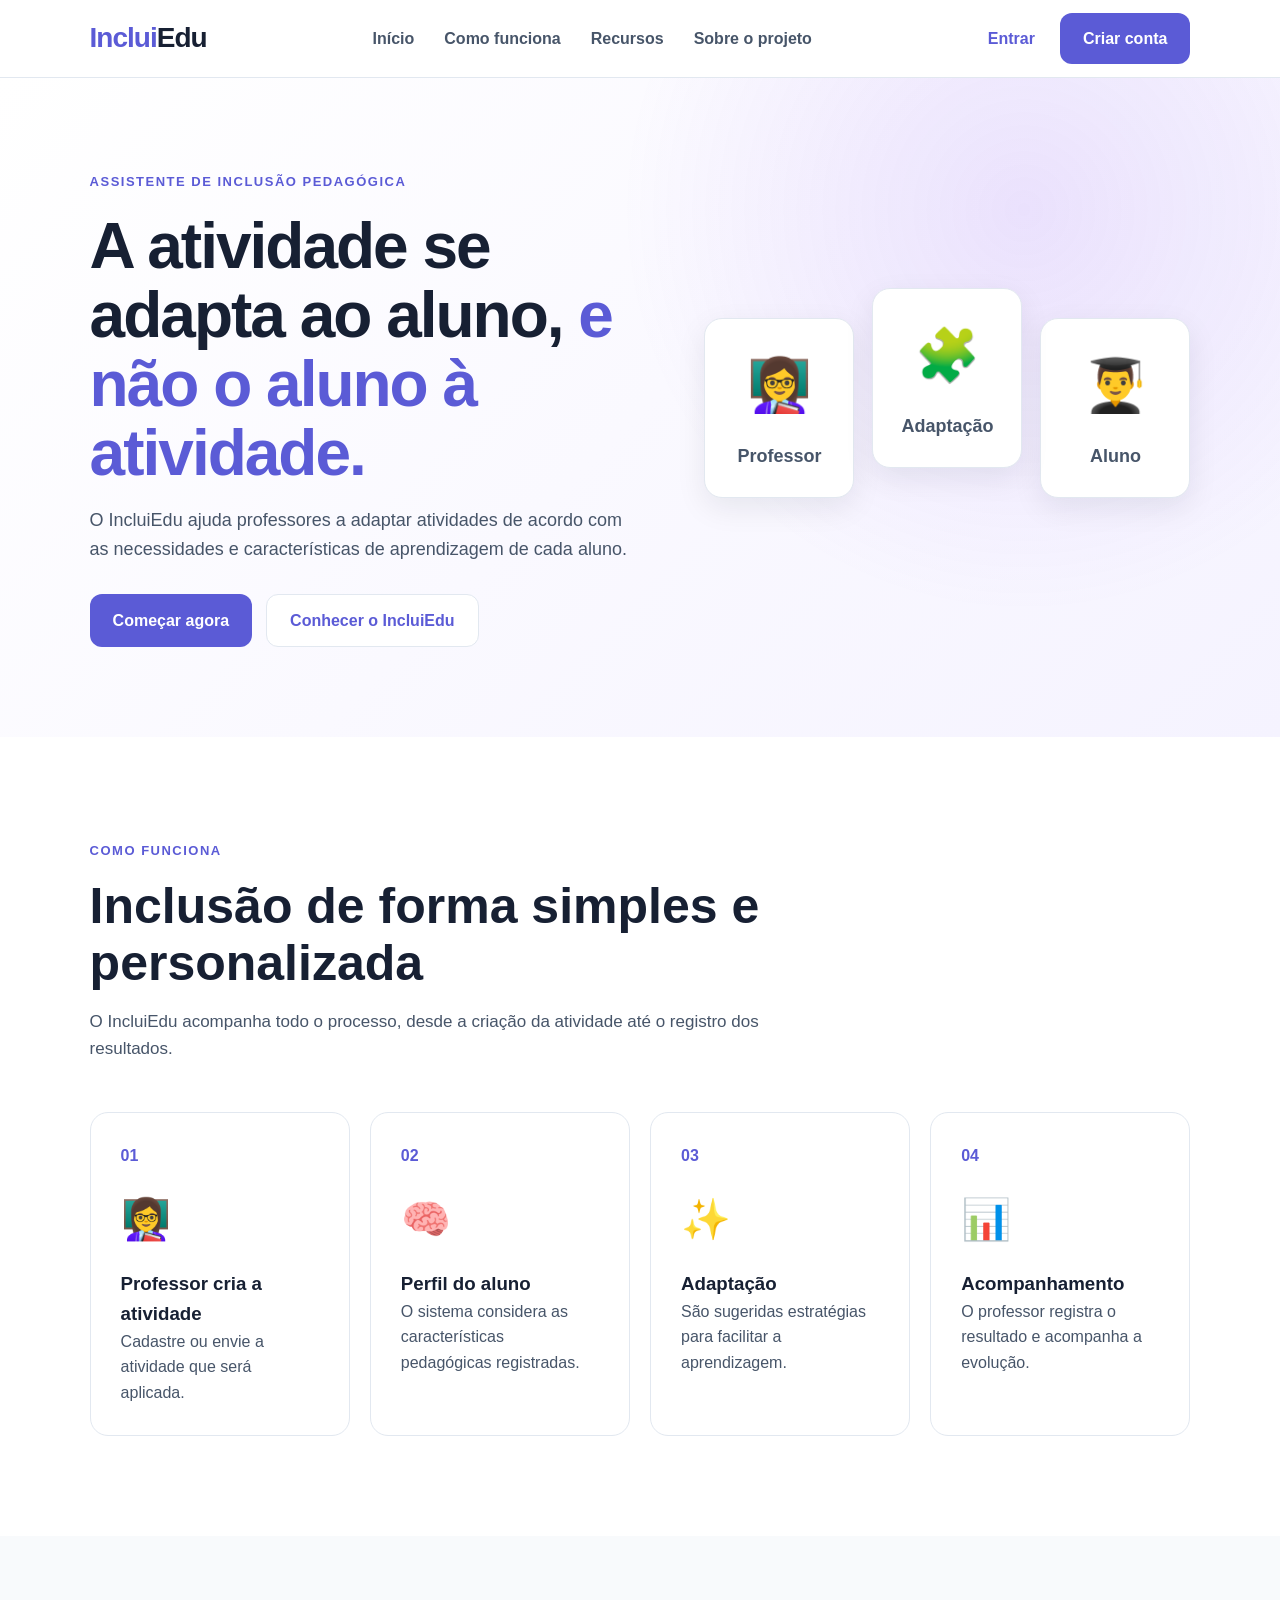
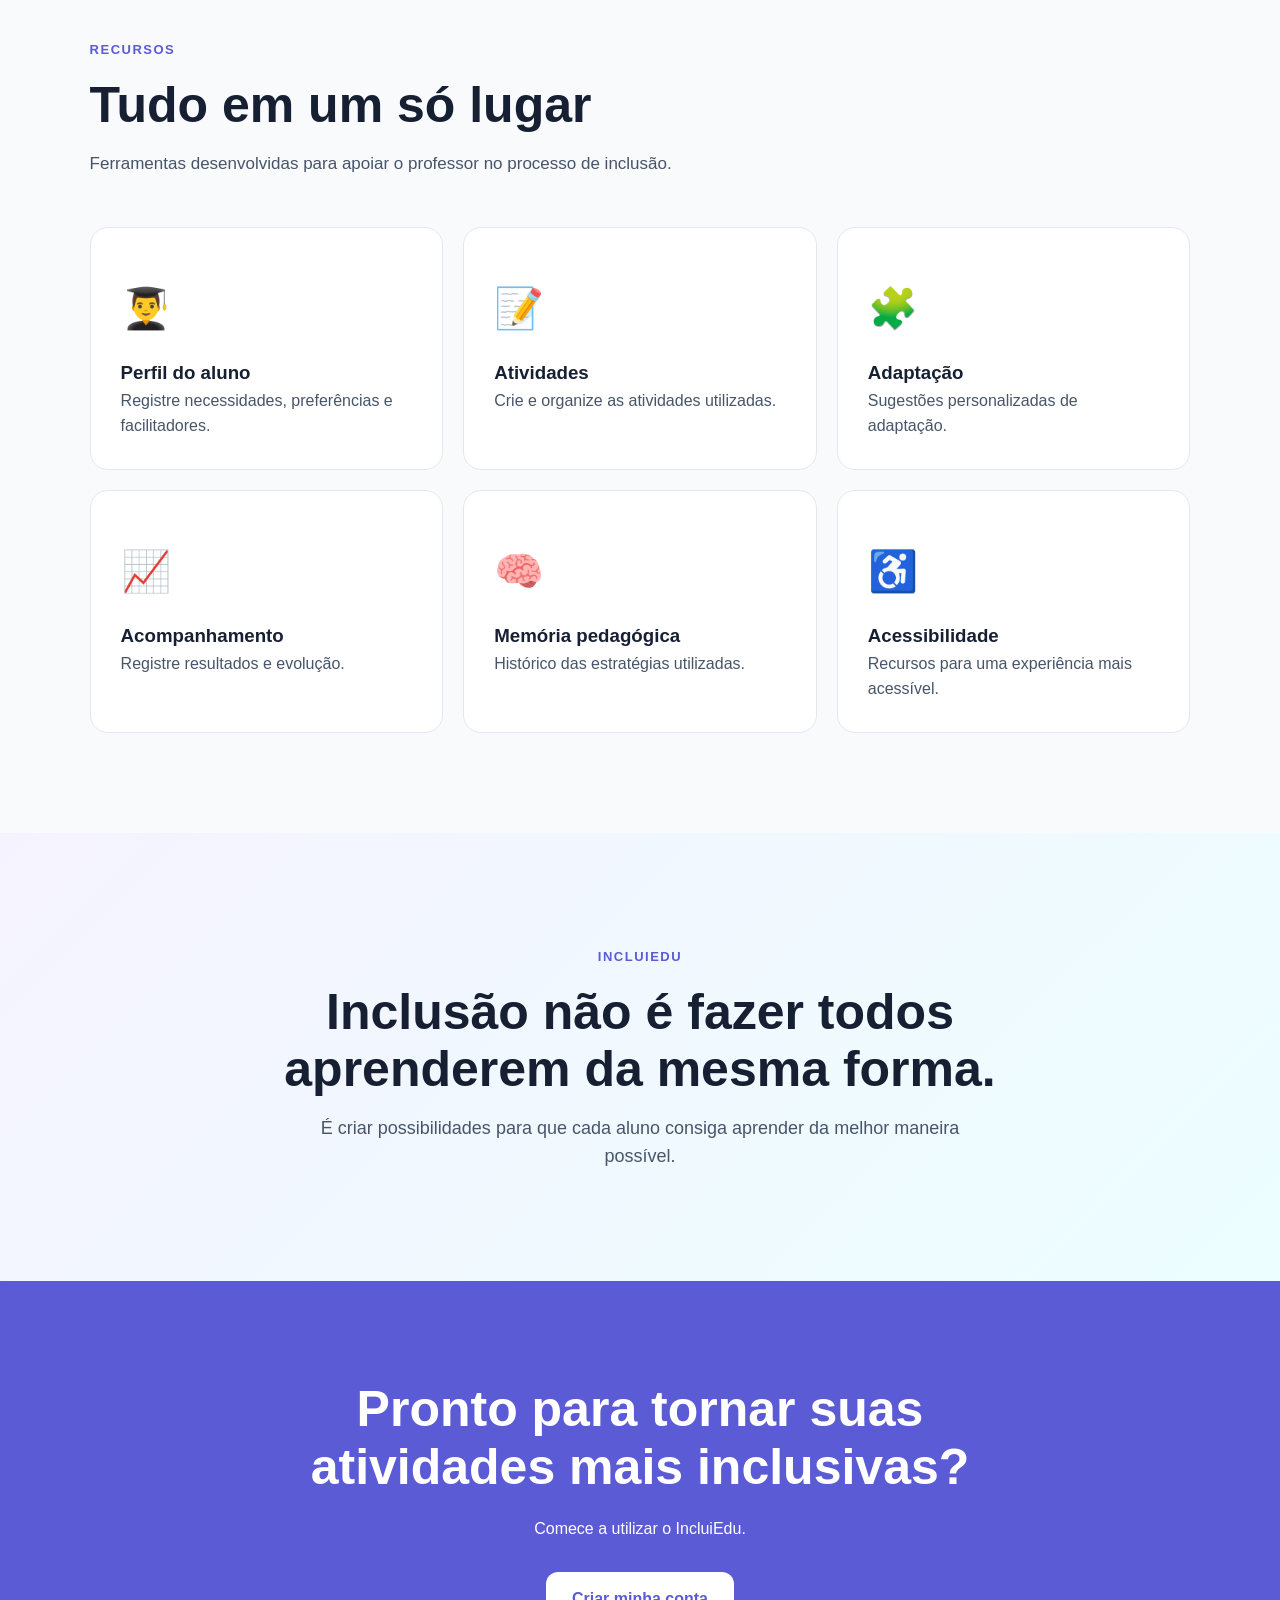
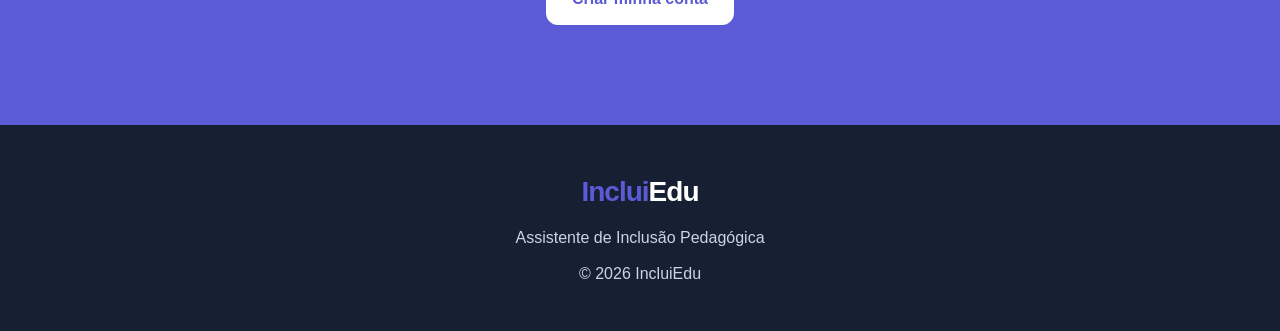
<file: index.html>
<!DOCTYPE html>
<html lang="pt-BR">
<head>
    <meta charset="UTF-8">
    <meta name="viewport" content="width=device-width, initial-scale=1.0">
    <meta name="description" content="IncluiEdu - Assistente de Inclusão Pedagógica">
    <title>IncluiEdu | Inclusão Pedagógica</title>
    <link rel="stylesheet" href="style.css">
</head>

<body>

<header>
    <div class="logo">
        <span>Inclui</span>Edu
    </div>

    <nav>
        <a href="#inicio">Início</a>
        <a href="#como-funciona">Como funciona</a>
        <a href="#recursos">Recursos</a>
        <a href="#sobre">Sobre o projeto</a>
    </nav>

    <div class="acoes">
        <a class="btn-link" href="login.html">Entrar</a>
        <a class="btn" href="cadastro.html">Criar conta</a>
    </div>
</header>

<main>

<section id="inicio" class="hero">

    <div class="hero-texto">

        <span>ASSISTENTE DE INCLUSÃO PEDAGÓGICA</span>

        <h1>
            A atividade se adapta ao aluno,
            <strong>e não o aluno à atividade.</strong>
        </h1>

        <p>
            O IncluiEdu ajuda professores a adaptar atividades
            de acordo com as necessidades e características
            de aprendizagem de cada aluno.
        </p>

        <div class="hero-botoes">
            <a class="btn" href="cadastro.html">
                Começar agora
            </a>

            <a class="btn-outline" href="#como-funciona">
                Conhecer o IncluiEdu
            </a>
        </div>

    </div>

    <div class="hero-ilustracao">

        <a href="professor.html" class="card-ilustracao">
            <div>👩‍🏫</div>
            <p>Professor</p>
        </a>

        <a href="adaptacao.html" class="card-ilustracao destaque">
            <div>🧩</div>
            <p>Adaptação</p>
        </a>

        <a href="aluno.html" class="card-ilustracao">
            <div>👨‍🎓</div>
            <p>Aluno</p>
        </a>

    </div>

</section>


<section id="como-funciona" class="section">

    <div class="section-header">
        <span>COMO FUNCIONA</span>

        <h2>
            Inclusão de forma simples e personalizada
        </h2>

        <p>
            O IncluiEdu acompanha todo o processo,
            desde a criação da atividade até o registro
            dos resultados.
        </p>
    </div>

    <div class="etapas">

        <article>
            <span>01</span>
            <div>👩‍🏫</div>
            <h3>Professor cria a atividade</h3>
            <p>
                Cadastre ou envie a atividade que será aplicada.
            </p>
        </article>

        <article>
            <span>02</span>
            <div>🧠</div>
            <h3>Perfil do aluno</h3>
            <p>
                O sistema considera as características
                pedagógicas registradas.
            </p>
        </article>

        <article>
            <span>03</span>
            <div>✨</div>
            <h3>Adaptação</h3>
            <p>
                São sugeridas estratégias para facilitar
                a aprendizagem.
            </p>
        </article>

        <article>
            <span>04</span>
            <div>📊</div>
            <h3>Acompanhamento</h3>
            <p>
                O professor registra o resultado e acompanha
                a evolução.
            </p>
        </article>

    </div>

</section>


<section id="recursos" class="section cinza">

    <div class="section-header">

        <span>RECURSOS</span>

        <h2>
            Tudo em um só lugar
        </h2>

        <p>
            Ferramentas desenvolvidas para apoiar
            o professor no processo de inclusão.
        </p>

    </div>

    <div class="recursos-grid">

        <article>
            <div>👨‍🎓</div>
            <h3>Perfil do aluno</h3>
            <p>
                Registre necessidades, preferências
                e facilitadores.
            </p>
        </article>

        <article>
            <div>📝</div>
            <h3>Atividades</h3>
            <p>
                Crie e organize as atividades utilizadas.
            </p>
        </article>

        <article>
            <div>🧩</div>
            <h3>Adaptação</h3>
            <p>
                Sugestões personalizadas de adaptação.
            </p>
        </article>

        <article>
            <div>📈</div>
            <h3>Acompanhamento</h3>
            <p>
                Registre resultados e evolução.
            </p>
        </article>

        <article>
            <div>🧠</div>
            <h3>Memória pedagógica</h3>
            <p>
                Histórico das estratégias utilizadas.
            </p>
        </article>

        <article>
            <div>♿</div>
            <h3>Acessibilidade</h3>
            <p>
                Recursos para uma experiência mais acessível.
            </p>
        </article>

    </div>

</section>


<section id="sobre" class="impacto">

    <span>INCLUIEDU</span>

    <h2>
        Inclusão não é fazer todos
        aprenderem da mesma forma.
    </h2>

    <p>
        É criar possibilidades para que cada aluno
        consiga aprender da melhor maneira possível.
    </p>

</section>


<section class="cta">

    <h2>
        Pronto para tornar suas atividades
        mais inclusivas?
    </h2>

    <p>
        Comece a utilizar o IncluiEdu.
    </p>

    <a class="btn-white" href="cadastro.html">
        Criar minha conta
    </a>

</section>

</main>

<footer>

    <div class="logo">
        <span>Inclui</span>Edu
    </div>

    <p>
        Assistente de Inclusão Pedagógica
    </p>

    <p>
        © 2026 IncluiEdu
    </p>

</footer>

</body>
</html>
</file>
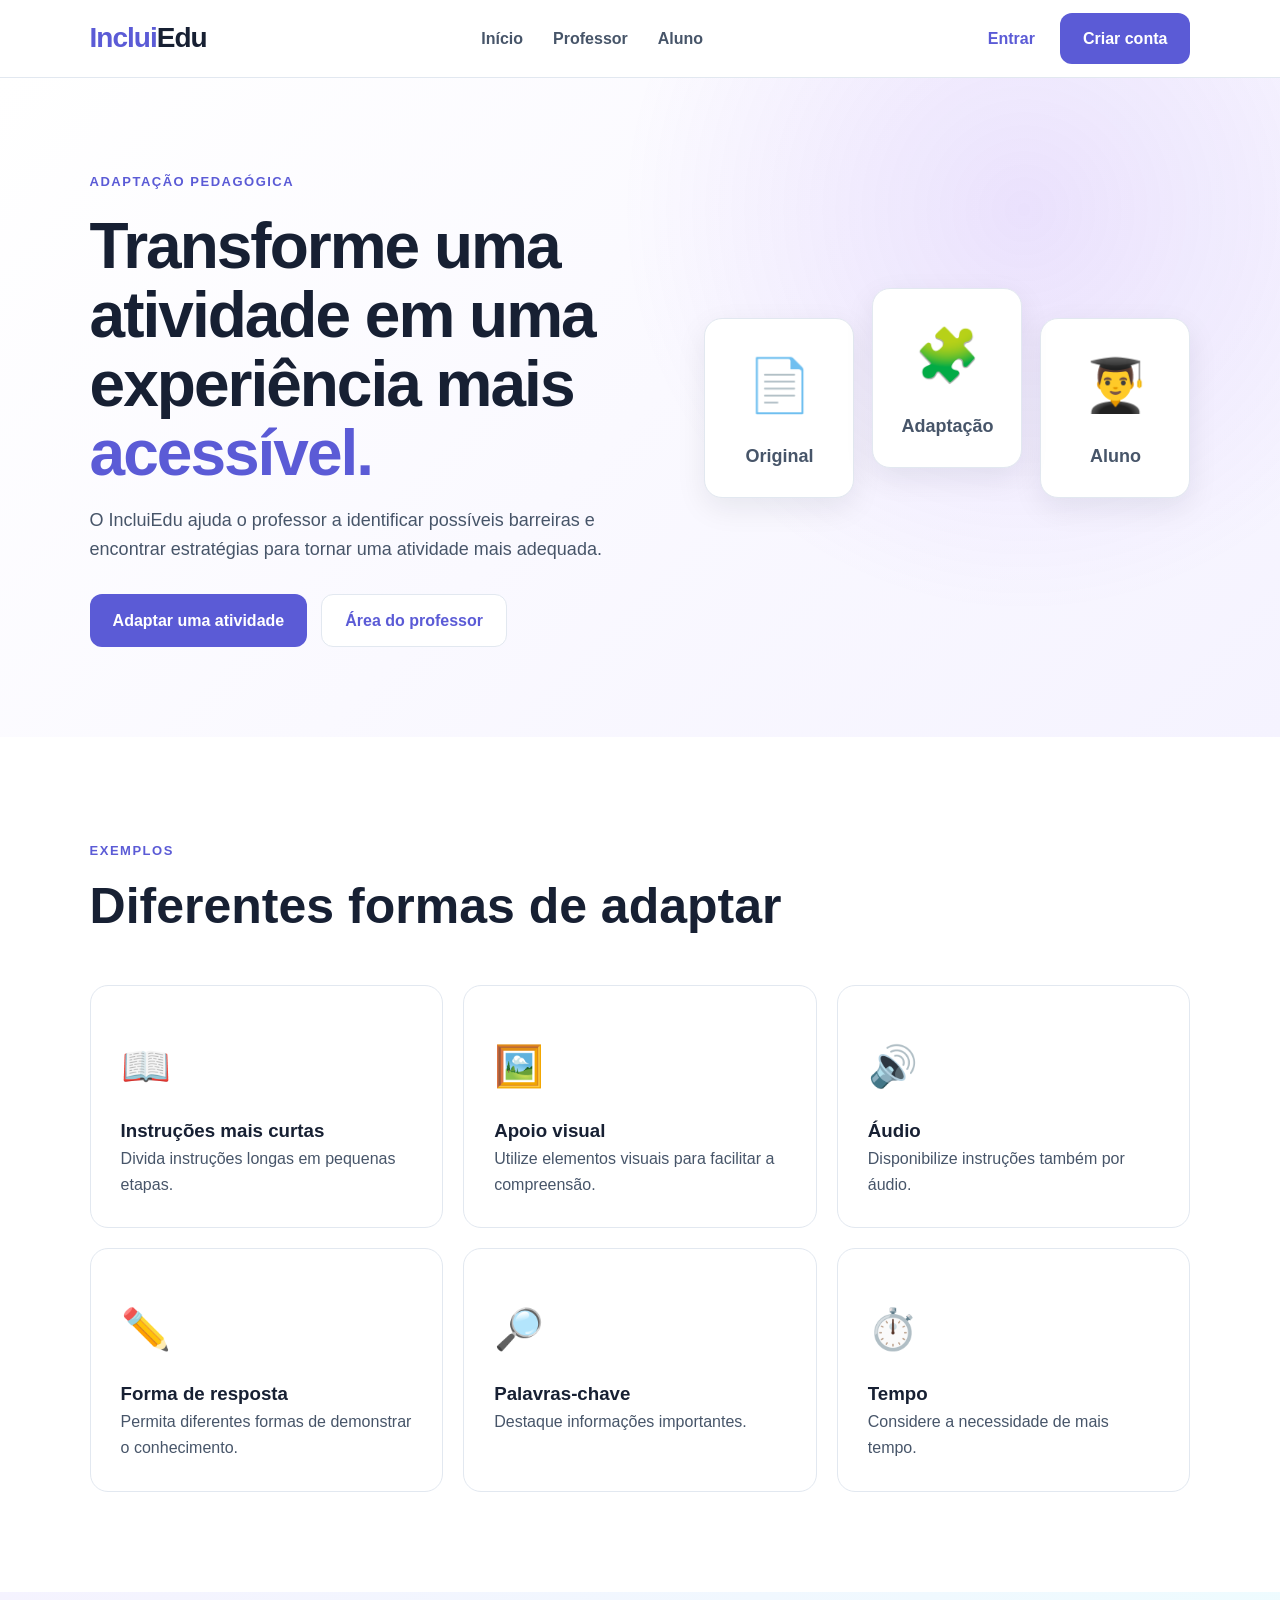
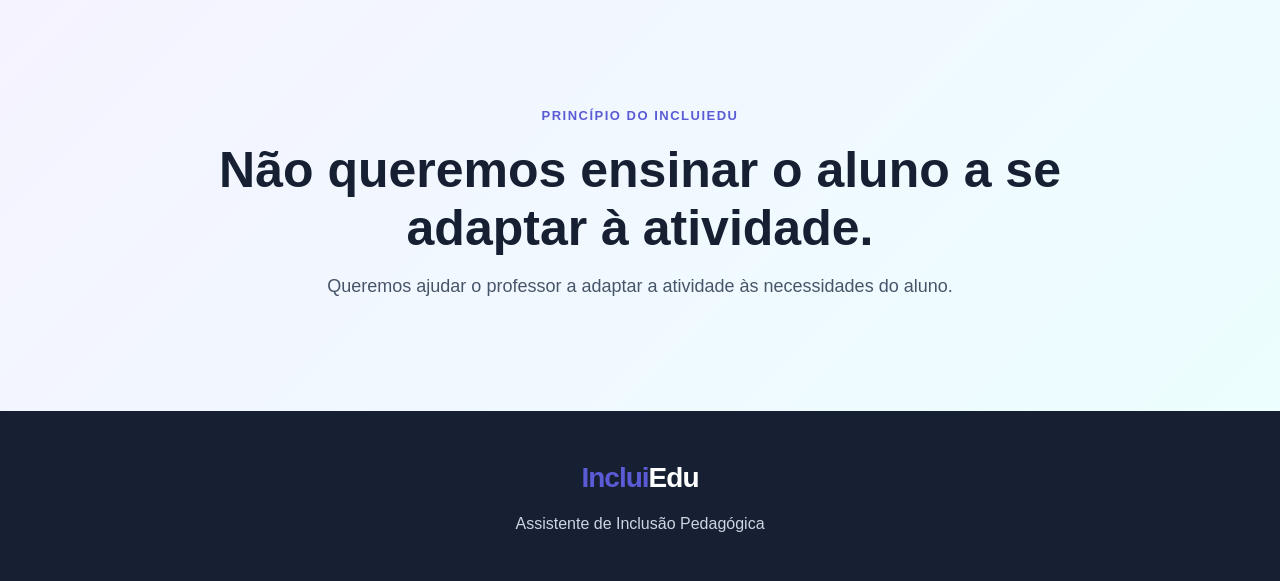
<file: adaptacao.html>
<!DOCTYPE html>
<html lang="pt-BR">

<head>
    <meta charset="UTF-8">
    <meta name="viewport" content="width=device-width, initial-scale=1.0">

    <title>IncluiEdu | Adaptação</title>

    <link rel="stylesheet" href="style.css">
</head>

<body>

<header>

    <a href="index.html" class="logo">
        <span>Inclui</span>Edu
    </a>

    <nav>
        <a href="index.html">Início</a>
        <a href="professor.html">Professor</a>
        <a href="aluno.html">Aluno</a>
    </nav>

    <div class="acoes">
        <a class="btn-link" href="login.html">Entrar</a>
        <a class="btn" href="cadastro.html">Criar conta</a>
    </div>

</header>


<main>

<section class="hero">

    <div class="hero-texto">

        <span>ADAPTAÇÃO PEDAGÓGICA</span>

        <h1>
            Transforme uma atividade
            em uma experiência mais
            <strong>acessível.</strong>
        </h1>

        <p>
            O IncluiEdu ajuda o professor a identificar
            possíveis barreiras e encontrar estratégias
            para tornar uma atividade mais adequada.
        </p>

        <div class="hero-botoes">

            <a class="btn" href="adaptar-atividade.html">
                Adaptar uma atividade
            </a>

            <a class="btn-outline" href="professor.html">
                Área do professor
            </a>

        </div>

    </div>

    <div class="hero-ilustracao">

        <div class="card-ilustracao">
            <div>📄</div>
            <p>Original</p>
        </div>

        <div class="card-ilustracao destaque">
            <div>🧩</div>
            <p>Adaptação</p>
        </div>

        <div class="card-ilustracao">
            <div>👨‍🎓</div>
            <p>Aluno</p>
        </div>

    </div>

</section>


<section class="section">

    <div class="section-header">

        <span>EXEMPLOS</span>

        <h2>
            Diferentes formas de adaptar
        </h2>

    </div>

    <div class="recursos-grid">

        <article>
            <div>📖</div>
            <h3>Instruções mais curtas</h3>
            <p>
                Divida instruções longas em pequenas etapas.
            </p>
        </article>

        <article>
            <div>🖼️</div>
            <h3>Apoio visual</h3>
            <p>
                Utilize elementos visuais para facilitar
                a compreensão.
            </p>
        </article>

        <article>
            <div>🔊</div>
            <h3>Áudio</h3>
            <p>
                Disponibilize instruções também por áudio.
            </p>
        </article>

        <article>
            <div>✏️</div>
            <h3>Forma de resposta</h3>
            <p>
                Permita diferentes formas de demonstrar
                o conhecimento.
            </p>
        </article>

        <article>
            <div>🔎</div>
            <h3>Palavras-chave</h3>
            <p>
                Destaque informações importantes.
            </p>
        </article>

        <article>
            <div>⏱️</div>
            <h3>Tempo</h3>
            <p>
                Considere a necessidade de mais tempo.
            </p>
        </article>

    </div>

</section>


<section class="impacto">

    <span>PRINCÍPIO DO INCLUIEDU</span>

    <h2>
        Não queremos ensinar o aluno
        a se adaptar à atividade.
    </h2>

    <p>
        Queremos ajudar o professor a adaptar
        a atividade às necessidades do aluno.
    </p>

</section>

</main>

<footer>

    <div class="logo">
        <span>Inclui</span>Edu
    </div>

    <p>
        Assistente de Inclusão Pedagógica
    </p>

</footer>

</body>
</html>
</file>
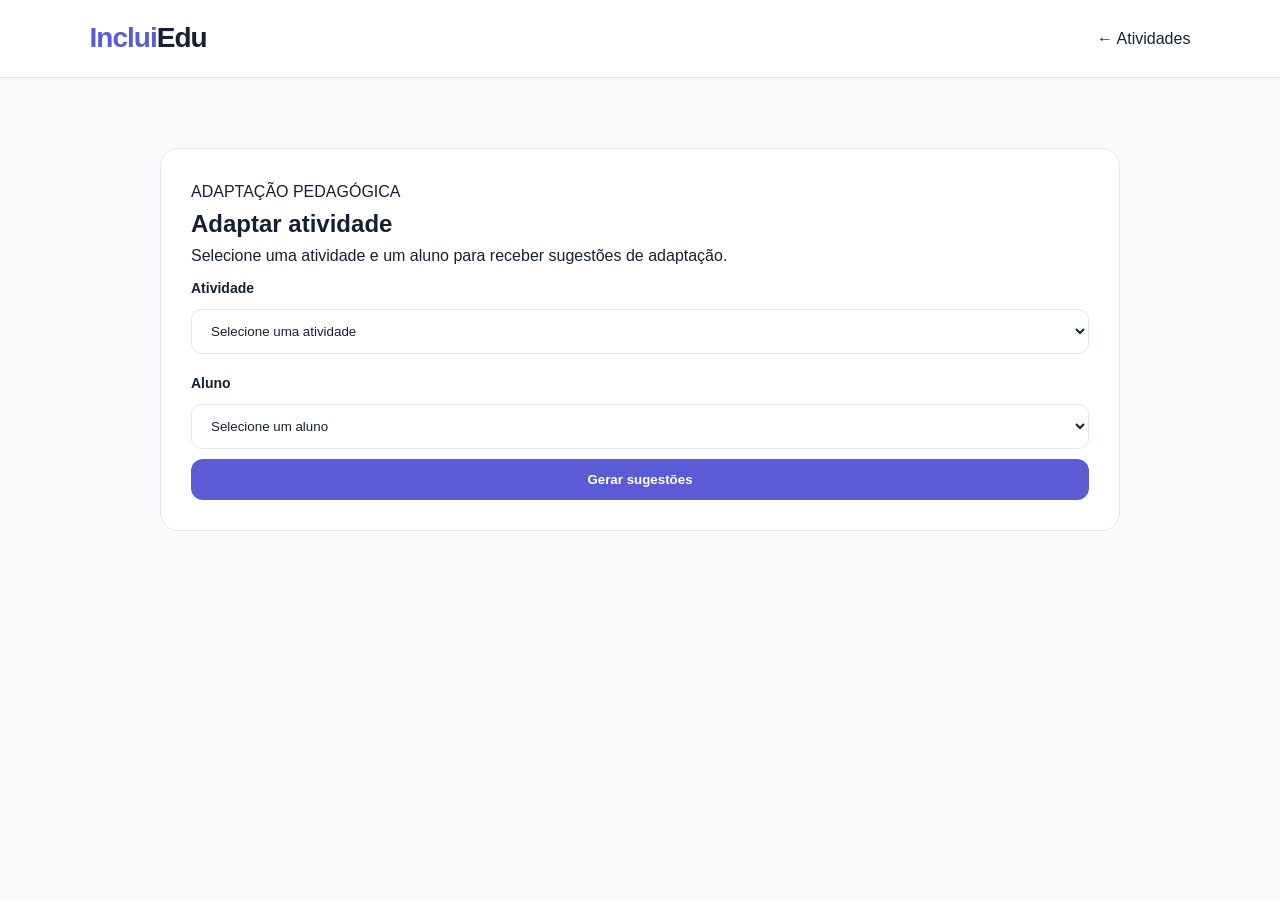
<file: adaptar-atividade.html>
<!DOCTYPE html>
<html lang="pt-BR">

<head>

    <meta charset="UTF-8">

    <meta name="viewport"
        content="width=device-width, initial-scale=1.0">

    <title>IncluiEdu | Adaptar atividade</title>

    <link rel="stylesheet" href="style.css">

</head>

<body>

<header class="dashboard-header">

    <a href="index.html" class="logo">
        <span>Inclui</span>Edu
    </a>

    <a href="atividades.html">
        ← Atividades
    </a>

</header>


<main class="form-page">

<section class="dashboard-card">

    <span>
        ADAPTAÇÃO PEDAGÓGICA
    </span>

    <h1>
        Adaptar atividade
    </h1>

    <p>
        Selecione uma atividade e um aluno para
        receber sugestões de adaptação.
    </p>


    <form id="formAdaptacao">

        <label>
            Atividade
        </label>

        <select id="atividadeSelecionada"
            required>
        </select>


        <label>
            Aluno
        </label>

        <select id="alunoSelecionado"
            required>
        </select>


        <button class="btn"
            type="submit">

            Gerar sugestões

        </button>

    </form>

</section>


<section id="resultadoAdaptacao"
    class="dashboard-card"
    style="display:none;">

</section>

</main>

<script src="script.js"></script>

</body>
</html>
</file>
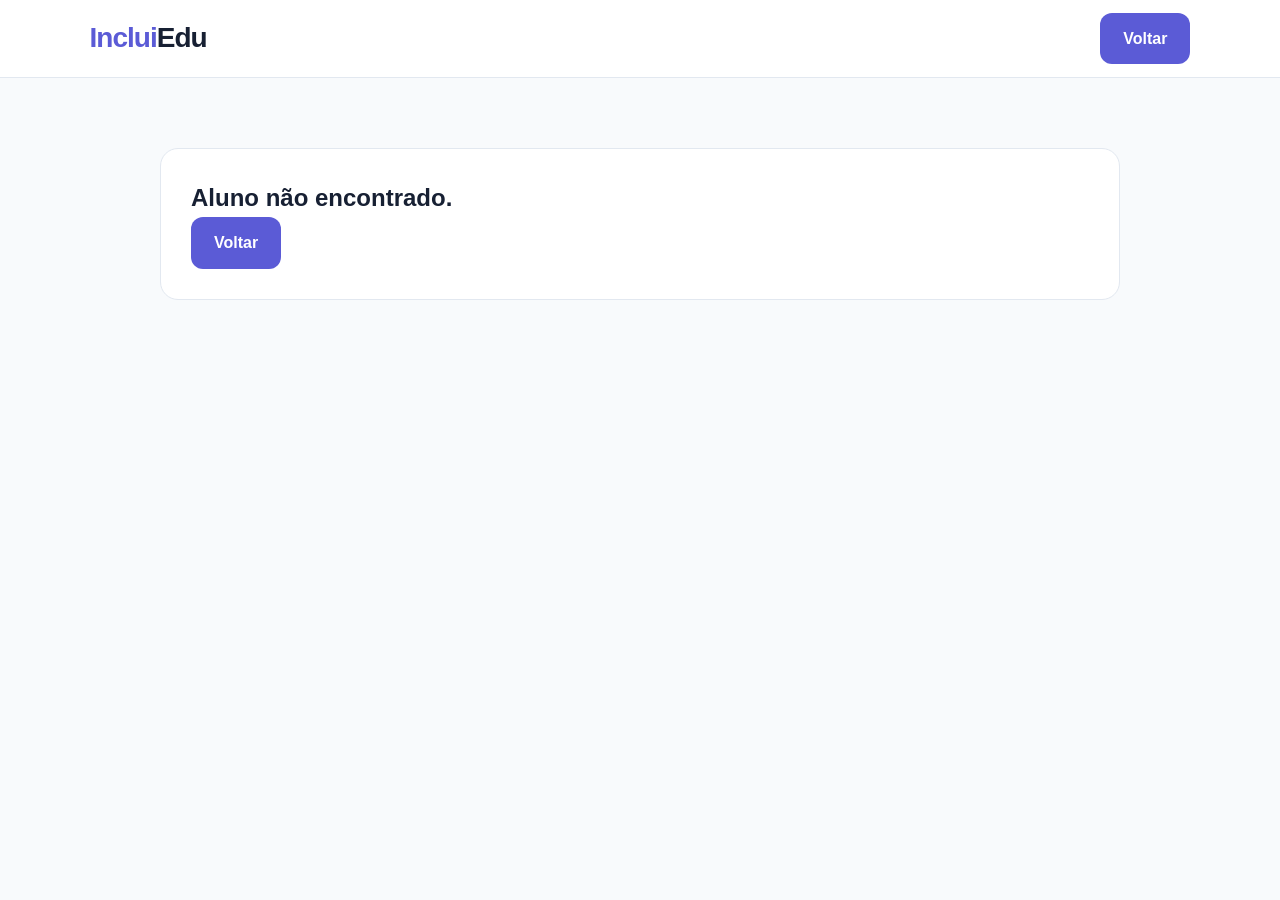
<file: aluno-perfil.html>
<!DOCTYPE html>
<html lang="pt-BR">

<head>

    <meta charset="UTF-8">

    <meta name="viewport"
        content="width=device-width, initial-scale=1.0">

    <title>IncluiEdu | Perfil do aluno</title>

    <link rel="stylesheet" href="style.css">

</head>

<body>

<header class="dashboard-header">

    <a href="index.html" class="logo">
        <span>Inclui</span>Edu
    </a>

    <a class="btn"
        href="alunos.html">
        Voltar
    </a>

</header>


<main class="perfil-container">

    <div id="perfilAluno">

        <div class="loading">
            Carregando perfil...
        </div>

    </div>

</main>

<script src="script.js"></script>

</body>
</html>
</file>
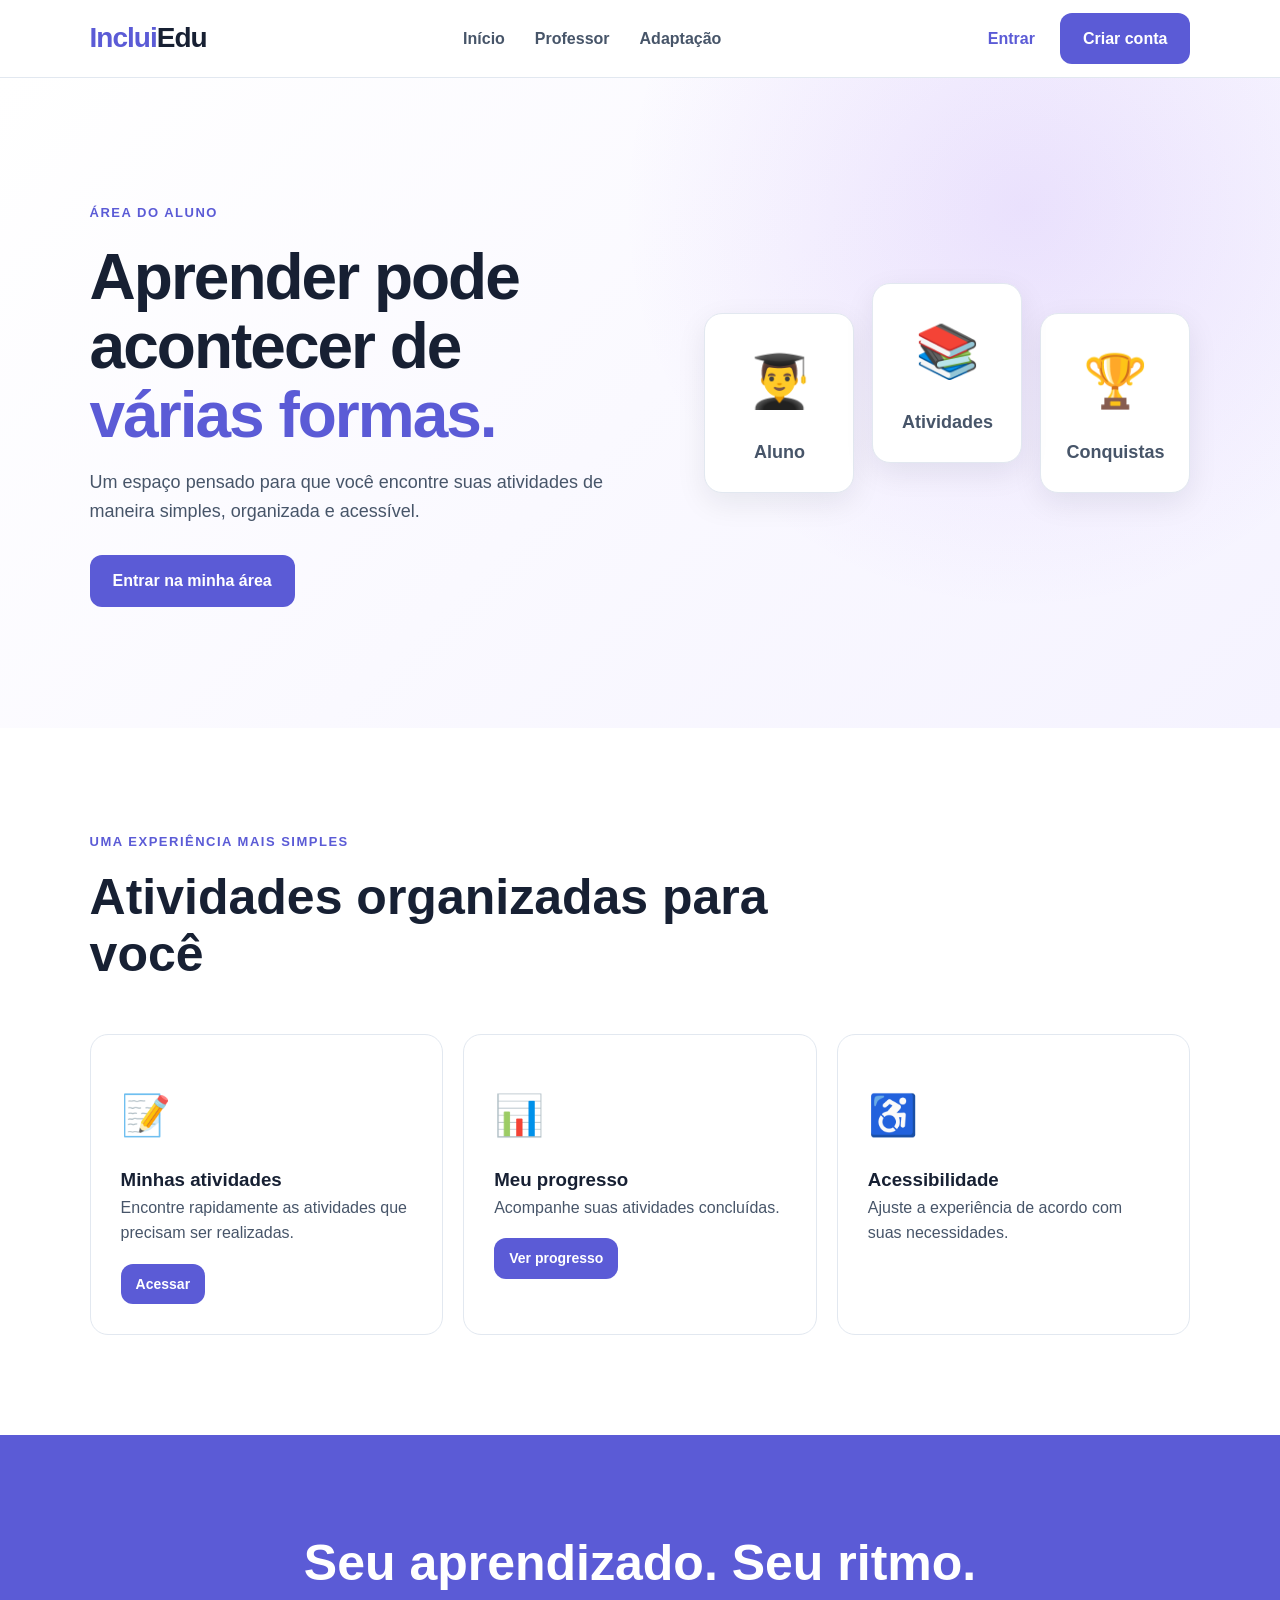
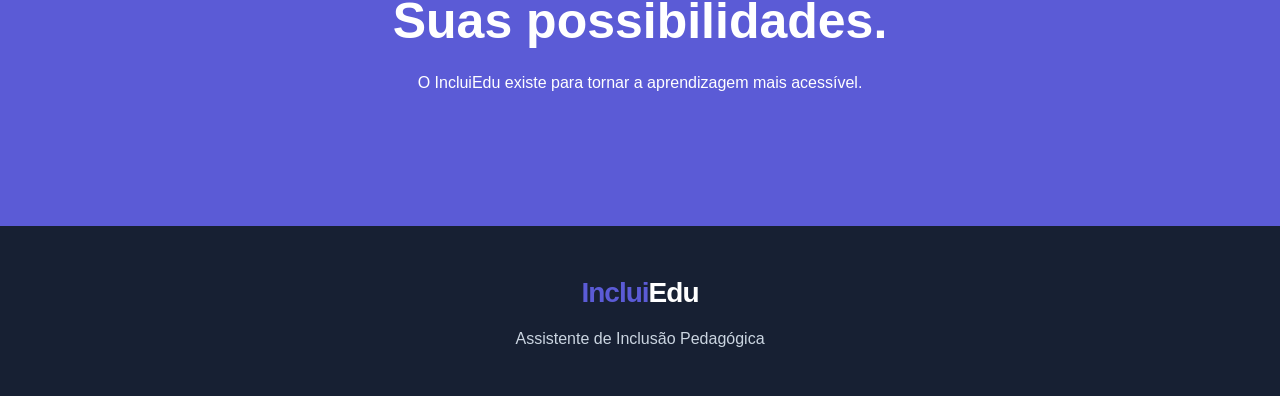
<file: aluno.html>
<!DOCTYPE html>
<html lang="pt-BR">

<head>

    <meta charset="UTF-8">

    <meta name="viewport"
        content="width=device-width, initial-scale=1.0">

    <title>IncluiEdu | Aluno</title>

    <link rel="stylesheet" href="style.css">

</head>

<body>

<header>

    <a href="index.html" class="logo">
        <span>Inclui</span>Edu
    </a>

    <nav>
        <a href="index.html">Início</a>
        <a href="professor.html">Professor</a>
        <a href="adaptacao.html">Adaptação</a>
    </nav>

    <div class="acoes">

        <a class="btn-link" href="login.html">
            Entrar
        </a>

        <a class="btn" href="cadastro.html">
            Criar conta
        </a>

    </div>

</header>


<main>

<section class="hero">

    <div class="hero-texto">

        <span>ÁREA DO ALUNO</span>

        <h1>
            Aprender pode acontecer
            de <strong>várias formas.</strong>
        </h1>

        <p>
            Um espaço pensado para que você encontre
            suas atividades de maneira simples,
            organizada e acessível.
        </p>

        <div class="hero-botoes">

            <a class="btn" href="login.html">
                Entrar na minha área
            </a>

        </div>

    </div>


    <div class="hero-ilustracao">

        <div class="card-ilustracao">
            <div>👨‍🎓</div>
            <p>Aluno</p>
        </div>

        <div class="card-ilustracao destaque">
            <div>📚</div>
            <p>Atividades</p>
        </div>

        <div class="card-ilustracao">
            <div>🏆</div>
            <p>Conquistas</p>
        </div>

    </div>

</section>


<section class="section">

    <div class="section-header">

        <span>UMA EXPERIÊNCIA MAIS SIMPLES</span>

        <h2>
            Atividades organizadas para você
        </h2>

    </div>


    <div class="recursos-grid">

        <article>

            <div>📝</div>

            <h3>
                Minhas atividades
            </h3>

            <p>
                Encontre rapidamente as atividades
                que precisam ser realizadas.
            </p>

            <a class="btn-small"
                href="dashboard-aluno.html">
                Acessar
            </a>

        </article>


        <article>

            <div>📊</div>

            <h3>
                Meu progresso
            </h3>

            <p>
                Acompanhe suas atividades concluídas.
            </p>

            <a class="btn-small"
                href="dashboard-aluno.html">
                Ver progresso
            </a>

        </article>


        <article>

            <div>♿</div>

            <h3>
                Acessibilidade
            </h3>

            <p>
                Ajuste a experiência de acordo
                com suas necessidades.
            </p>

        </article>

    </div>

</section>


<section class="cta">

    <h2>
        Seu aprendizado.
        Seu ritmo.
        Suas possibilidades.
    </h2>

    <p>
        O IncluiEdu existe para tornar
        a aprendizagem mais acessível.
    </p>

</section>

</main>


<footer>

    <div class="logo">
        <span>Inclui</span>Edu
    </div>

    <p>
        Assistente de Inclusão Pedagógica
    </p>

</footer>

</body>

</html>
</file>
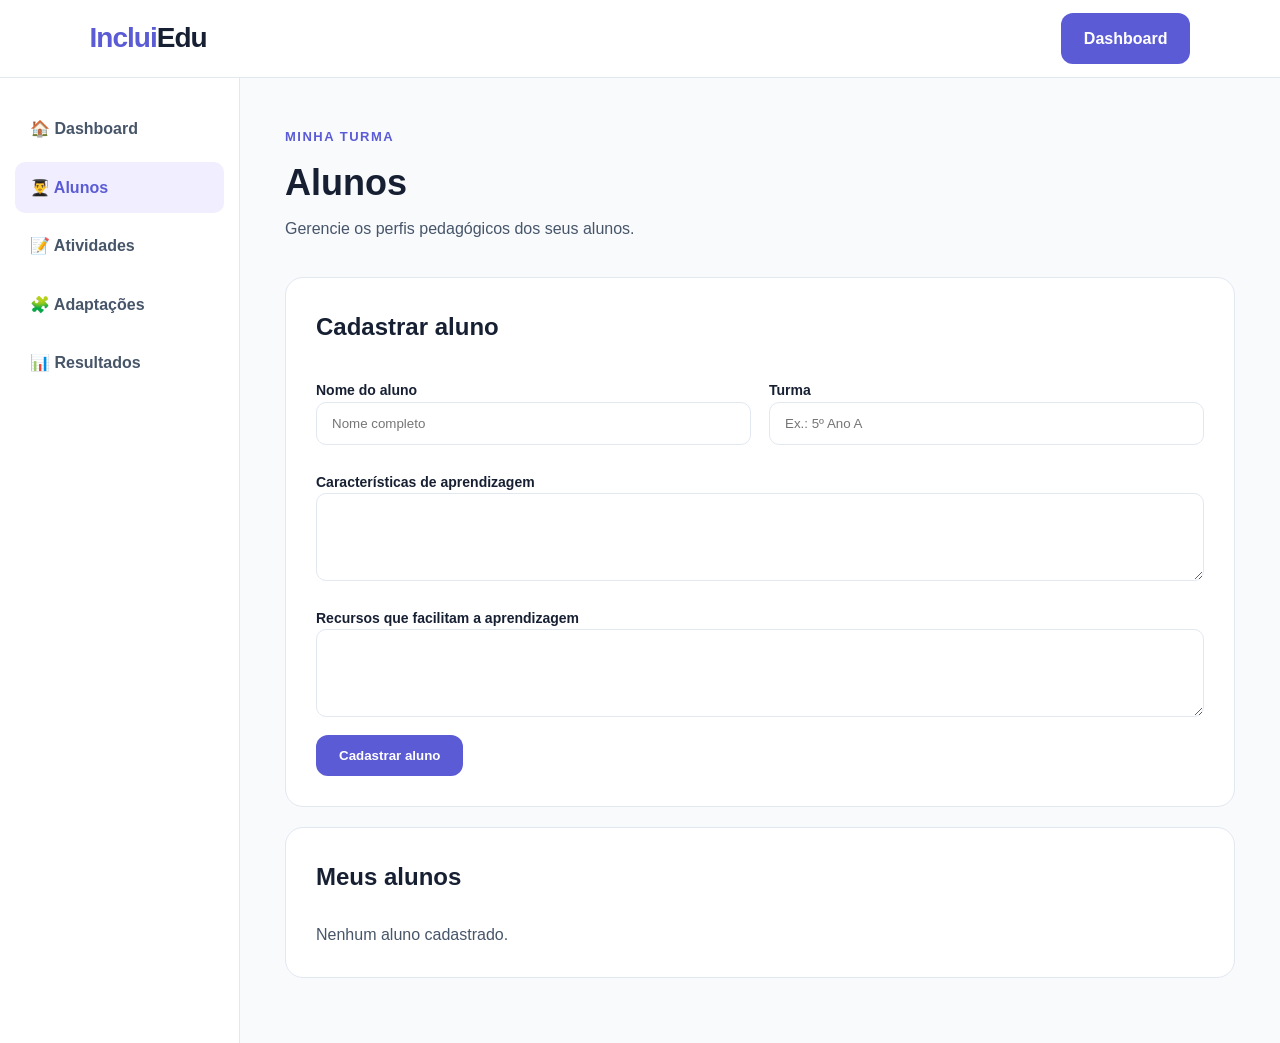
<file: alunos.html>
<!DOCTYPE html>
<html lang="pt-BR">

<head>

    <meta charset="UTF-8">

    <meta name="viewport"
        content="width=device-width, initial-scale=1.0">

    <title>IncluiEdu | Alunos</title>

    <link rel="stylesheet" href="style.css">

</head>

<body>

<header class="dashboard-header">

    <a href="index.html" class="logo">
        <span>Inclui</span>Edu
    </a>

    <a class="btn" href="dashboard-professor.html">
        Dashboard
    </a>

</header>


<div class="dashboard">

    <aside class="sidebar">

        <a href="dashboard-professor.html">
            🏠 Dashboard
        </a>

        <a class="ativo" href="alunos.html">
            👨‍🎓 Alunos
        </a>

        <a href="atividades.html">
            📝 Atividades
        </a>

        <a href="adaptar-atividade.html">
            🧩 Adaptações
        </a>

        <a href="resultados.html">
            📊 Resultados
        </a>

    </aside>


    <main class="dashboard-content">

        <div class="dashboard-title">

            <div>

                <span>MINHA TURMA</span>

                <h1>
                    Alunos
                </h1>

                <p>
                    Gerencie os perfis pedagógicos
                    dos seus alunos.
                </p>

            </div>

        </div>


        <section class="dashboard-card">

            <div class="card-header">

                <h2>
                    Cadastrar aluno
                </h2>

            </div>


            <form id="formAluno"
                class="form-grid">

                <div>

                    <label>
                        Nome do aluno
                    </label>

                    <input
                        type="text"
                        id="nomeAluno"
                        placeholder="Nome completo"
                        required
                    >

                </div>


                <div>

                    <label>
                        Turma
                    </label>

                    <input
                        type="text"
                        id="turmaAluno"
                        placeholder="Ex.: 5º Ano A"
                        required
                    >

                </div>


                <div class="form-full">

                    <label>
                        Características de aprendizagem
                    </label>

                    <textarea
                        id="caracteristicasAluno"
                        placeholder="Ex.: possui dificuldade com textos longos..."
                        rows="4">
                    </textarea>

                </div>


                <div class="form-full">

                    <label>
                        Recursos que facilitam a aprendizagem
                    </label>

                    <textarea
                        id="recursosAluno"
                        placeholder="Ex.: imagens, instruções curtas..."
                        rows="4">
                    </textarea>

                </div>


                <div class="form-full">

                    <button class="btn"
                        type="submit">

                        Cadastrar aluno

                    </button>

                </div>

            </form>

        </section>


        <section class="dashboard-card">

            <div class="card-header">

                <h2>
                    Meus alunos
                </h2>

            </div>

            <div id="listaAlunos">

            </div>

        </section>

    </main>

</div>

<script src="script.js"></script>

</body>
</html>
</file>
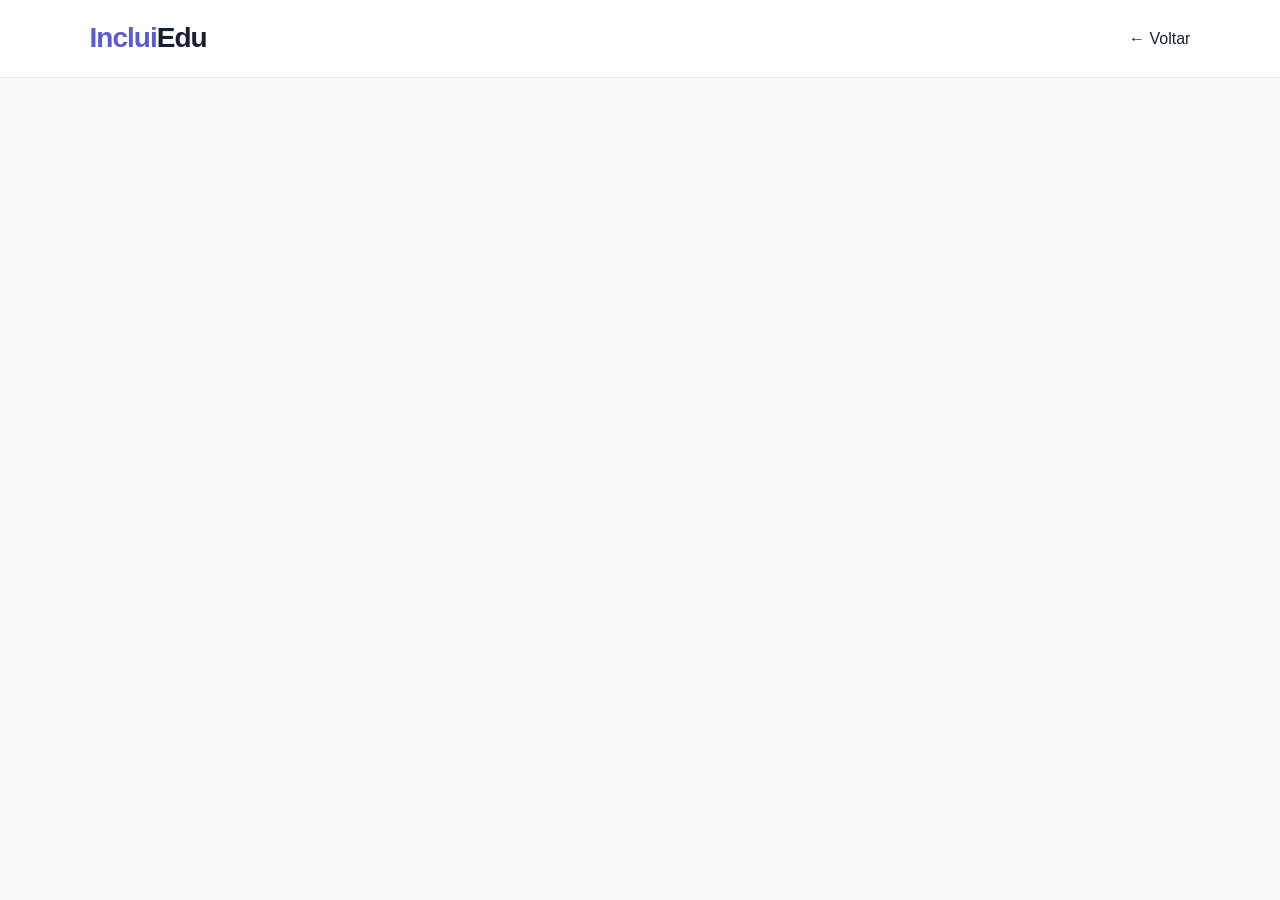
<file: atividade-aluno.html>
<!DOCTYPE html>
<html lang="pt-BR">

<head>

    <meta charset="UTF-8">

    <meta name="viewport"
        content="width=device-width, initial-scale=1.0">

    <title>IncluiEdu | Atividade</title>

    <link rel="stylesheet" href="style.css">

</head>

<body>

<header class="dashboard-header">

    <a href="index.html" class="logo">
        <span>Inclui</span>Edu
    </a>

    <a href="dashboard-aluno.html">
        ← Voltar
    </a>

</header>


<main class="atividade-container">

    <div id="atividadeAluno">

    </div>

</main>

<script src="script.js"></script>

</body>
</html>
</file>
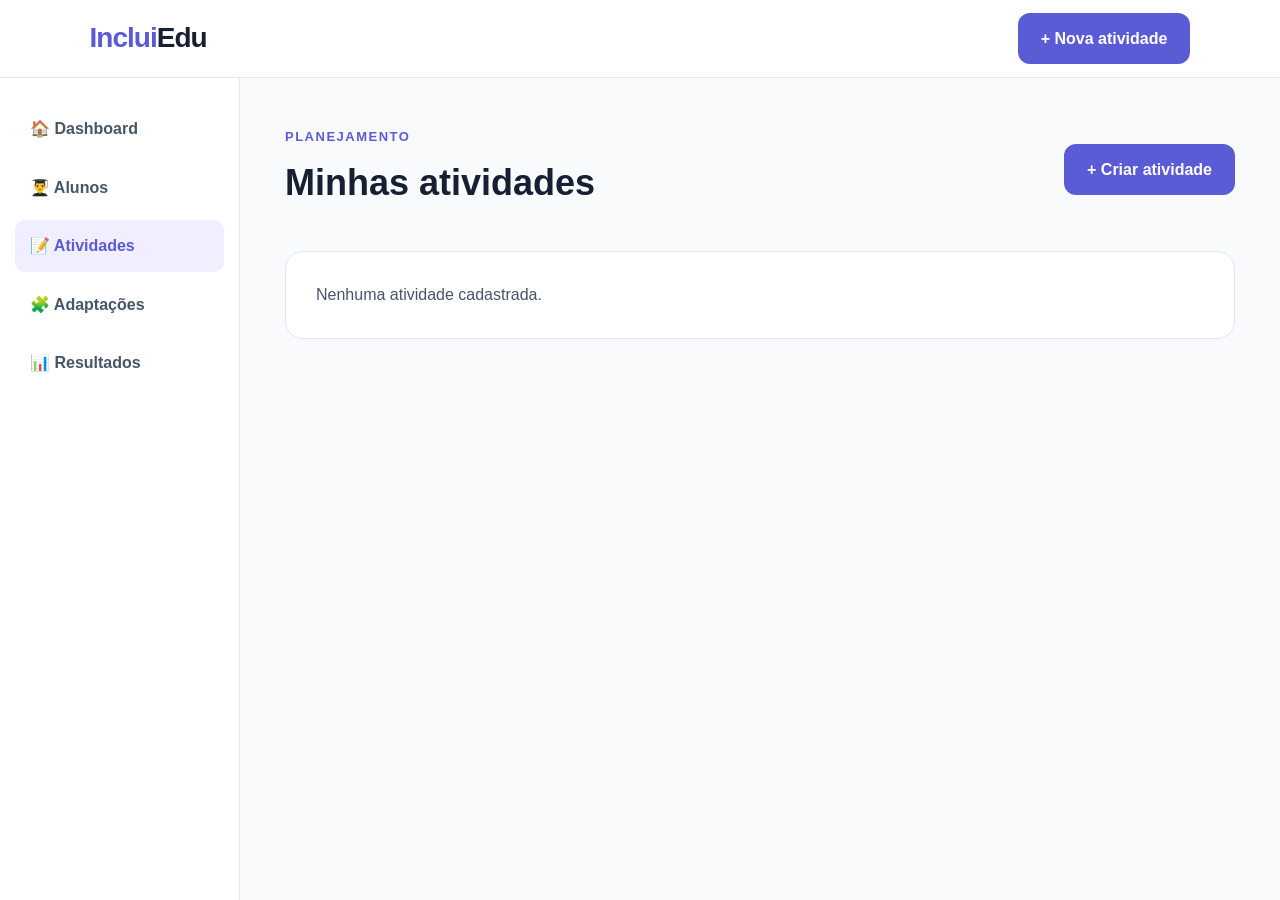
<file: atividades.html>
<!DOCTYPE html>
<html lang="pt-BR">

<head>

    <meta charset="UTF-8">

    <meta name="viewport"
        content="width=device-width, initial-scale=1.0">

    <title>IncluiEdu | Atividades</title>

    <link rel="stylesheet" href="style.css">

</head>

<body>

<header class="dashboard-header">

    <a href="index.html" class="logo">
        <span>Inclui</span>Edu
    </a>

    <a class="btn"
        href="nova-atividade.html">
        + Nova atividade
    </a>

</header>


<div class="dashboard">

    <aside class="sidebar">

        <a href="dashboard-professor.html">
            🏠 Dashboard
        </a>

        <a href="alunos.html">
            👨‍🎓 Alunos
        </a>

        <a class="ativo"
            href="atividades.html">
            📝 Atividades
        </a>

        <a href="adaptar-atividade.html">
            🧩 Adaptações
        </a>

        <a href="resultados.html">
            📊 Resultados
        </a>

    </aside>


    <main class="dashboard-content">

        <div class="dashboard-title">

            <div>

                <span>PLANEJAMENTO</span>

                <h1>
                    Minhas atividades
                </h1>

            </div>

            <a class="btn"
                href="nova-atividade.html">
                + Criar atividade
            </a>

        </div>


        <section class="dashboard-card">

            <div id="listaAtividades">

            </div>

        </section>

    </main>

</div>

<script src="script.js"></script>

</body>
</html>
</file>
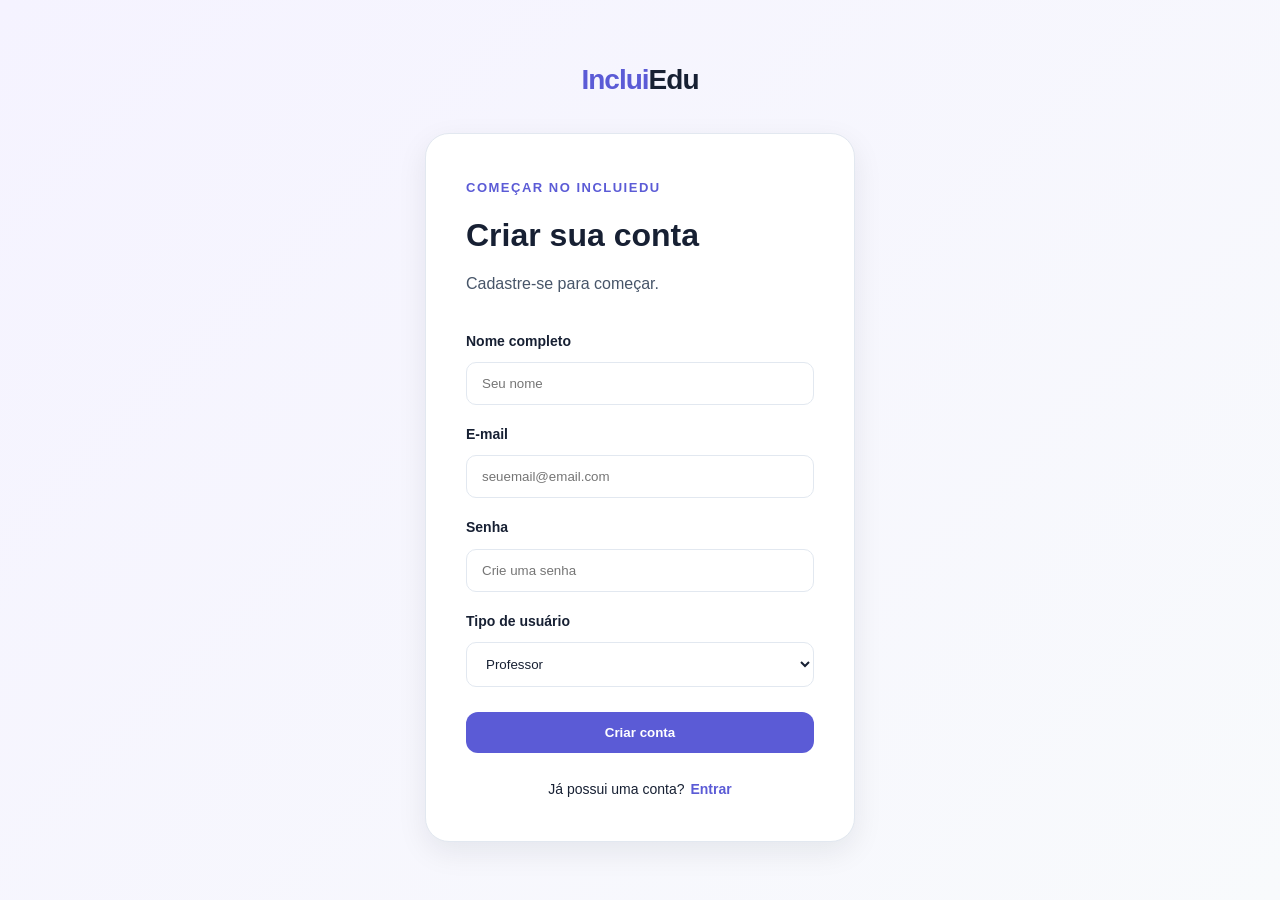
<file: cadastro.html>
<!DOCTYPE html>
<html lang="pt-BR">

<head>

    <meta charset="UTF-8">

    <meta name="viewport"
        content="width=device-width, initial-scale=1.0">

    <title>IncluiEdu | Cadastro</title>

    <link rel="stylesheet" href="style.css">

</head>

<body class="pagina-login">

<div class="login-container">

    <a href="index.html" class="logo">
        <span>Inclui</span>Edu
    </a>

    <div class="login-card">

        <span class="login-label">
            COMEÇAR NO INCLUIEDU
        </span>

        <h1>
            Criar sua conta
        </h1>

        <p>
            Cadastre-se para começar.
        </p>


        <form id="formCadastro">

            <label>
                Nome completo
            </label>

            <input
                type="text"
                id="nomeCadastro"
                placeholder="Seu nome"
                required
            >


            <label>
                E-mail
            </label>

            <input
                type="email"
                id="emailCadastro"
                placeholder="seuemail@email.com"
                required
            >


            <label>
                Senha
            </label>

            <input
                type="password"
                id="senhaCadastro"
                placeholder="Crie uma senha"
                required
            >


            <label>
                Tipo de usuário
            </label>

            <select id="tipoCadastro">

                <option value="professor">
                    Professor
                </option>

                <option value="aluno">
                    Aluno
                </option>

            </select>


            <button
                class="btn btn-full"
                type="submit">

                Criar conta

            </button>

        </form>


        <p id="mensagemCadastro"
            class="mensagem">
        </p>


        <div class="login-footer">

            <span>
                Já possui uma conta?
            </span>

            <a href="login.html">
                Entrar
            </a>

        </div>

    </div>

</div>

<script src="script.js"></script>

</body>
</html>
</file>
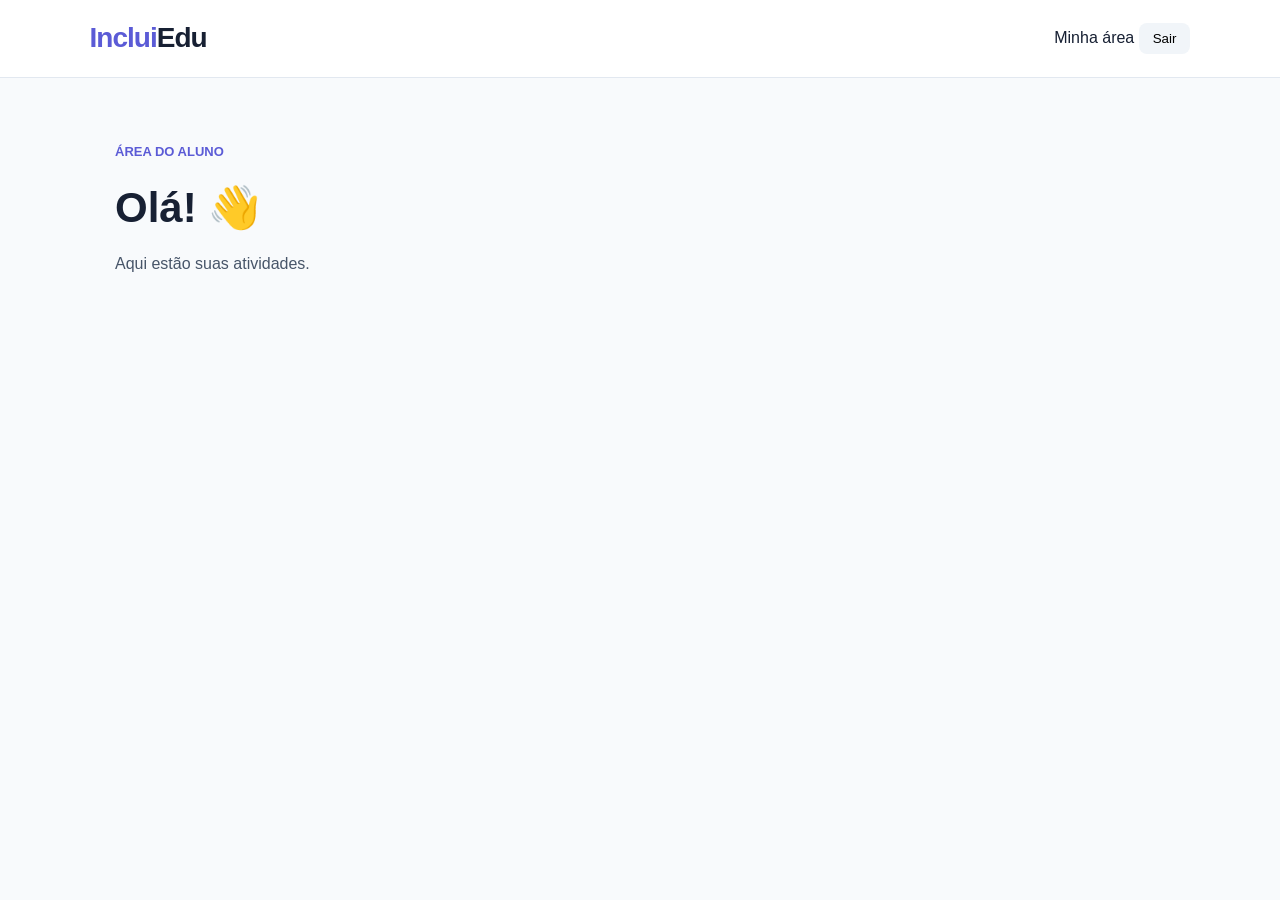
<file: dashboard-aluno.html>
<!DOCTYPE html>
<html lang="pt-BR">

<head>

    <meta charset="UTF-8">

    <meta name="viewport"
        content="width=device-width, initial-scale=1.0">

    <title>IncluiEdu | Área do Aluno</title>

    <link rel="stylesheet" href="style.css">

</head>

<body>

<header class="dashboard-header">

    <a href="index.html" class="logo">
        <span>Inclui</span>Edu
    </a>

    <div>

        <span>
            Minha área
        </span>

        <button onclick="sair()">
            Sair
        </button>

    </div>

</header>


<main class="dashboard-aluno">

    <div class="aluno-boas-vindas">

        <span>
            ÁREA DO ALUNO
        </span>

        <h1>
            Olá! 👋
        </h1>

        <p>
            Aqui estão suas atividades.
        </p>

    </div>


    <section class="atividade-aluno-grid"
        id="atividadesAluno">

    </section>

</main>

<script src="script.js"></script>

</body>
</html>
</file>
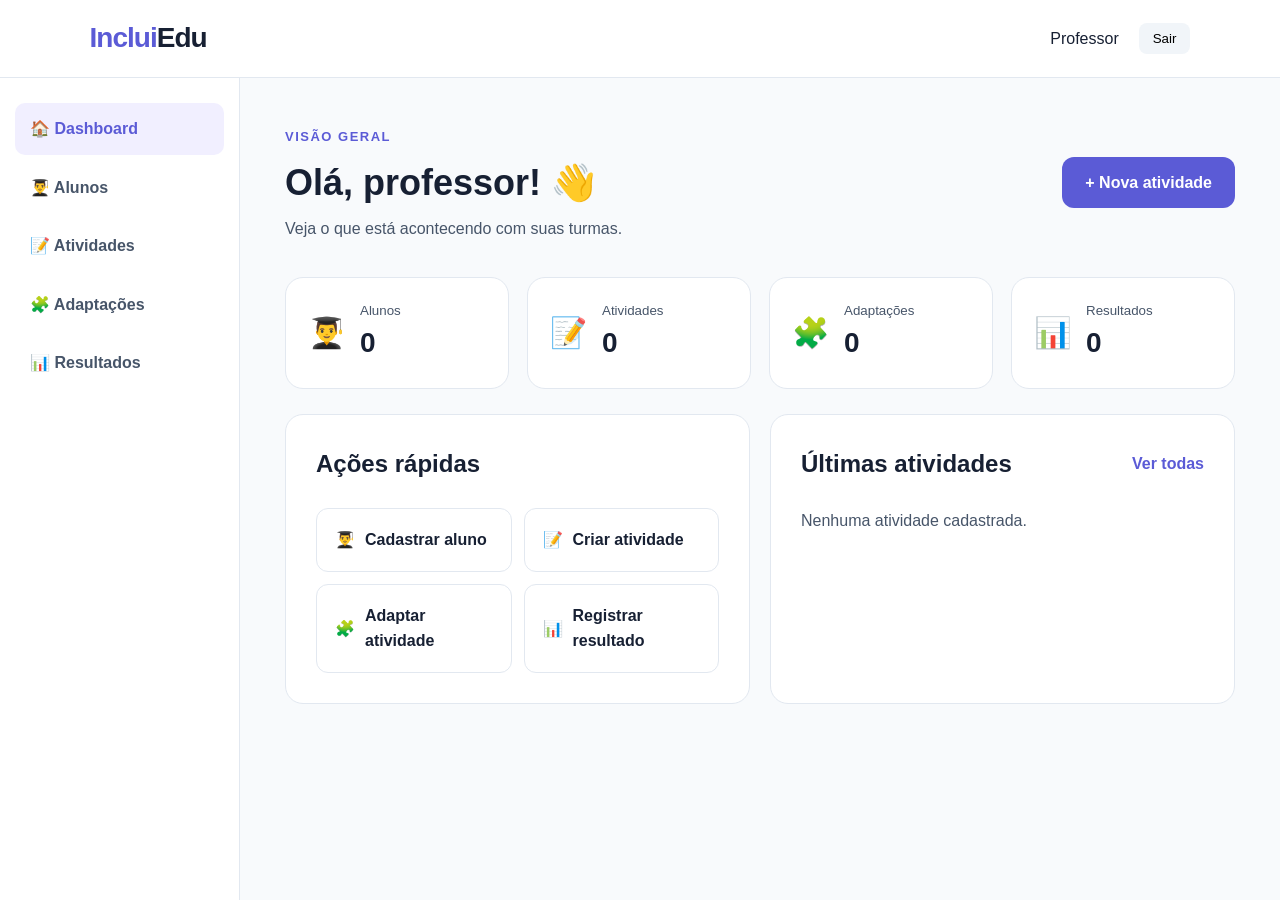
<file: dashboard-professor.html>
<!DOCTYPE html>
<html lang="pt-BR">

<head>

    <meta charset="UTF-8">

    <meta name="viewport"
        content="width=device-width, initial-scale=1.0">

    <title>IncluiEdu | Dashboard</title>

    <link rel="stylesheet" href="style.css">

</head>

<body>

<header class="dashboard-header">

    <a href="index.html" class="logo">
        <span>Inclui</span>Edu
    </a>

    <div class="usuario-menu">

        <span id="nomeProfessor">
            Professor
        </span>

        <button onclick="sair()">
            Sair
        </button>

    </div>

</header>


<div class="dashboard">

    <aside class="sidebar">

        <a class="ativo"
            href="dashboard-professor.html">
            🏠 Dashboard
        </a>

        <a href="alunos.html">
            👨‍🎓 Alunos
        </a>

        <a href="atividades.html">
            📝 Atividades
        </a>

        <a href="adaptar-atividade.html">
            🧩 Adaptações
        </a>

        <a href="resultados.html">
            📊 Resultados
        </a>

    </aside>


    <main class="dashboard-content">

        <div class="dashboard-title">

            <div>

                <span>
                    VISÃO GERAL
                </span>

                <h1>
                    Olá, professor! 👋
                </h1>

                <p>
                    Veja o que está acontecendo
                    com suas turmas.
                </p>

            </div>

            <a class="btn"
                href="nova-atividade.html">
                + Nova atividade
            </a>

        </div>


        <div class="stats">

            <div class="stat-card">

                <span>👨‍🎓</span>

                <div>
                    <small>Alunos</small>
                    <strong id="totalAlunos">
                        0
                    </strong>
                </div>

            </div>


            <div class="stat-card">

                <span>📝</span>

                <div>
                    <small>Atividades</small>
                    <strong id="totalAtividades">
                        0
                    </strong>
                </div>

            </div>


            <div class="stat-card">

                <span>🧩</span>

                <div>
                    <small>Adaptações</small>
                    <strong id="totalAdaptacoes">
                        0
                    </strong>
                </div>

            </div>


            <div class="stat-card">

                <span>📊</span>

                <div>
                    <small>Resultados</small>
                    <strong id="totalResultados">
                        0
                    </strong>
                </div>

            </div>

        </div>


        <div class="dashboard-grid">

            <section class="dashboard-card">

                <div class="card-header">

                    <h2>
                        Ações rápidas
                    </h2>

                </div>

                <div class="quick-actions">

                    <a href="alunos.html">
                        👨‍🎓
                        <span>
                            Cadastrar aluno
                        </span>
                    </a>

                    <a href="nova-atividade.html">
                        📝
                        <span>
                            Criar atividade
                        </span>
                    </a>

                    <a href="adaptar-atividade.html">
                        🧩
                        <span>
                            Adaptar atividade
                        </span>
                    </a>

                    <a href="resultados.html">
                        📊
                        <span>
                            Registrar resultado
                        </span>
                    </a>

                </div>

            </section>


            <section class="dashboard-card">

                <div class="card-header">

                    <h2>
                        Últimas atividades
                    </h2>

                    <a href="atividades.html">
                        Ver todas
                    </a>

                </div>

                <div id="ultimasAtividades">

                    <p class="empty">
                        Nenhuma atividade cadastrada.
                    </p>

                </div>

            </section>

        </div>

    </main>

</div>

<script src="script.js"></script>

</body>
</html>
</file>
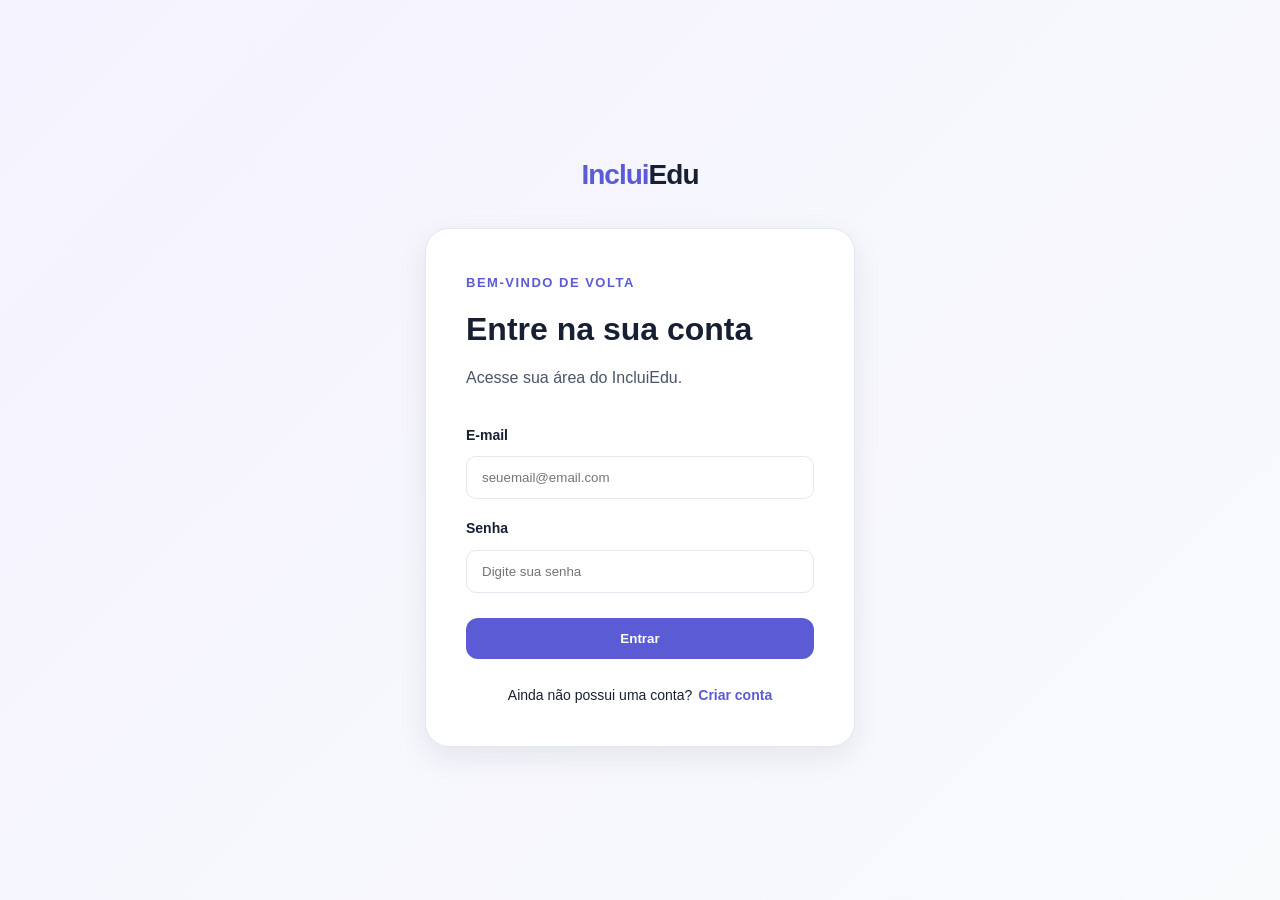
<file: login.html>
<!DOCTYPE html>
<html lang="pt-BR">

<head>

    <meta charset="UTF-8">

    <meta name="viewport"
        content="width=device-width, initial-scale=1.0">

    <title>IncluiEdu | Entrar</title>

    <link rel="stylesheet" href="style.css">

</head>

<body class="pagina-login">

<div class="login-container">

    <a href="index.html" class="logo">
        <span>Inclui</span>Edu
    </a>

    <div class="login-card">

        <span class="login-label">
            BEM-VINDO DE VOLTA
        </span>

        <h1>
            Entre na sua conta
        </h1>

        <p>
            Acesse sua área do IncluiEdu.
        </p>


        <form id="formLogin">

            <label for="email">
                E-mail
            </label>

            <input
                type="email"
                id="email"
                placeholder="seuemail@email.com"
                required
            >


            <label for="senha">
                Senha
            </label>

            <input
                type="password"
                id="senha"
                placeholder="Digite sua senha"
                required
            >


            <button class="btn btn-full"
                type="submit">

                Entrar

            </button>

        </form>


        <p id="mensagemLogin"
            class="mensagem">
        </p>


        <div class="login-footer">

            <span>
                Ainda não possui uma conta?
            </span>

            <a href="cadastro.html">
                Criar conta
            </a>

        </div>

    </div>

</div>

<script src="script.js"></script>

</body>
</html>
</file>
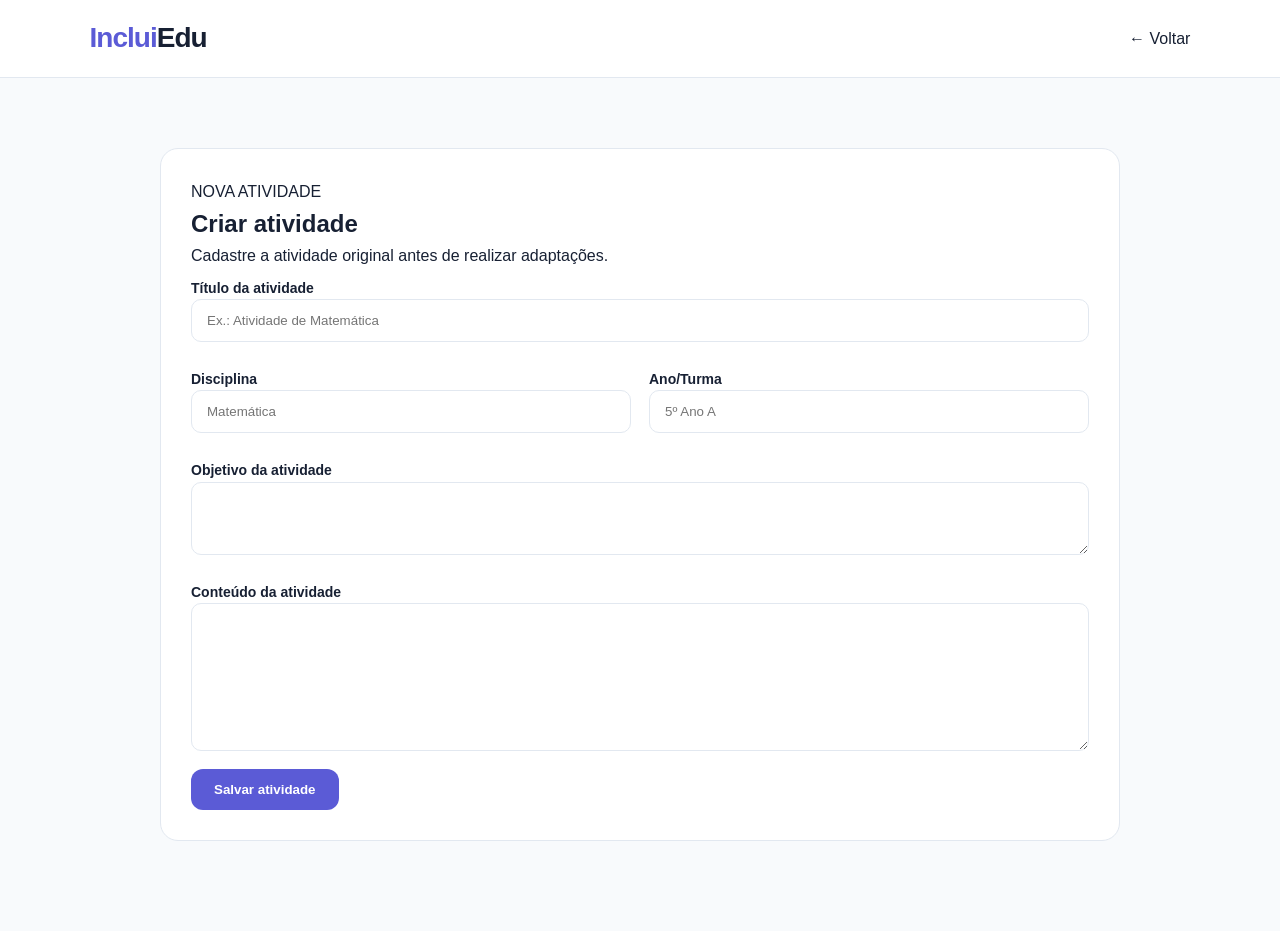
<file: nova-atividade.html>
<!DOCTYPE html>
<html lang="pt-BR">

<head>

    <meta charset="UTF-8">

    <meta name="viewport"
        content="width=device-width, initial-scale=1.0">

    <title>IncluiEdu | Nova atividade</title>

    <link rel="stylesheet" href="style.css">

</head>

<body>

<header class="dashboard-header">

    <a href="index.html" class="logo">
        <span>Inclui</span>Edu
    </a>

    <a href="atividades.html">
        ← Voltar
    </a>

</header>


<main class="form-page">

    <section class="dashboard-card">

        <span>
            NOVA ATIVIDADE
        </span>

        <h1>
            Criar atividade
        </h1>

        <p>
            Cadastre a atividade original antes
            de realizar adaptações.
        </p>


        <form id="formAtividade"
            class="form-grid">


            <div class="form-full">

                <label>
                    Título da atividade
                </label>

                <input
                    type="text"
                    id="tituloAtividade"
                    placeholder="Ex.: Atividade de Matemática"
                    required
                >

            </div>


            <div>

                <label>
                    Disciplina
                </label>

                <input
                    type="text"
                    id="disciplinaAtividade"
                    placeholder="Matemática"
                    required
                >

            </div>


            <div>

                <label>
                    Ano/Turma
                </label>

                <input
                    type="text"
                    id="turmaAtividade"
                    placeholder="5º Ano A"
                    required
                >

            </div>


            <div class="form-full">

                <label>
                    Objetivo da atividade
                </label>

                <textarea
                    id="objetivoAtividade"
                    rows="3"
                    placeholder="O que o aluno deverá aprender?">
                </textarea>

            </div>


            <div class="form-full">

                <label>
                    Conteúdo da atividade
                </label>

                <textarea
                    id="conteudoAtividade"
                    rows="8"
                    placeholder="Digite aqui a atividade original..."
                    required>
                </textarea>

            </div>


            <div class="form-full">

                <button class="btn"
                    type="submit">

                    Salvar atividade

                </button>

            </div>

        </form>

    </section>

</main>

<script src="script.js"></script>

</body>
</html>
</file>
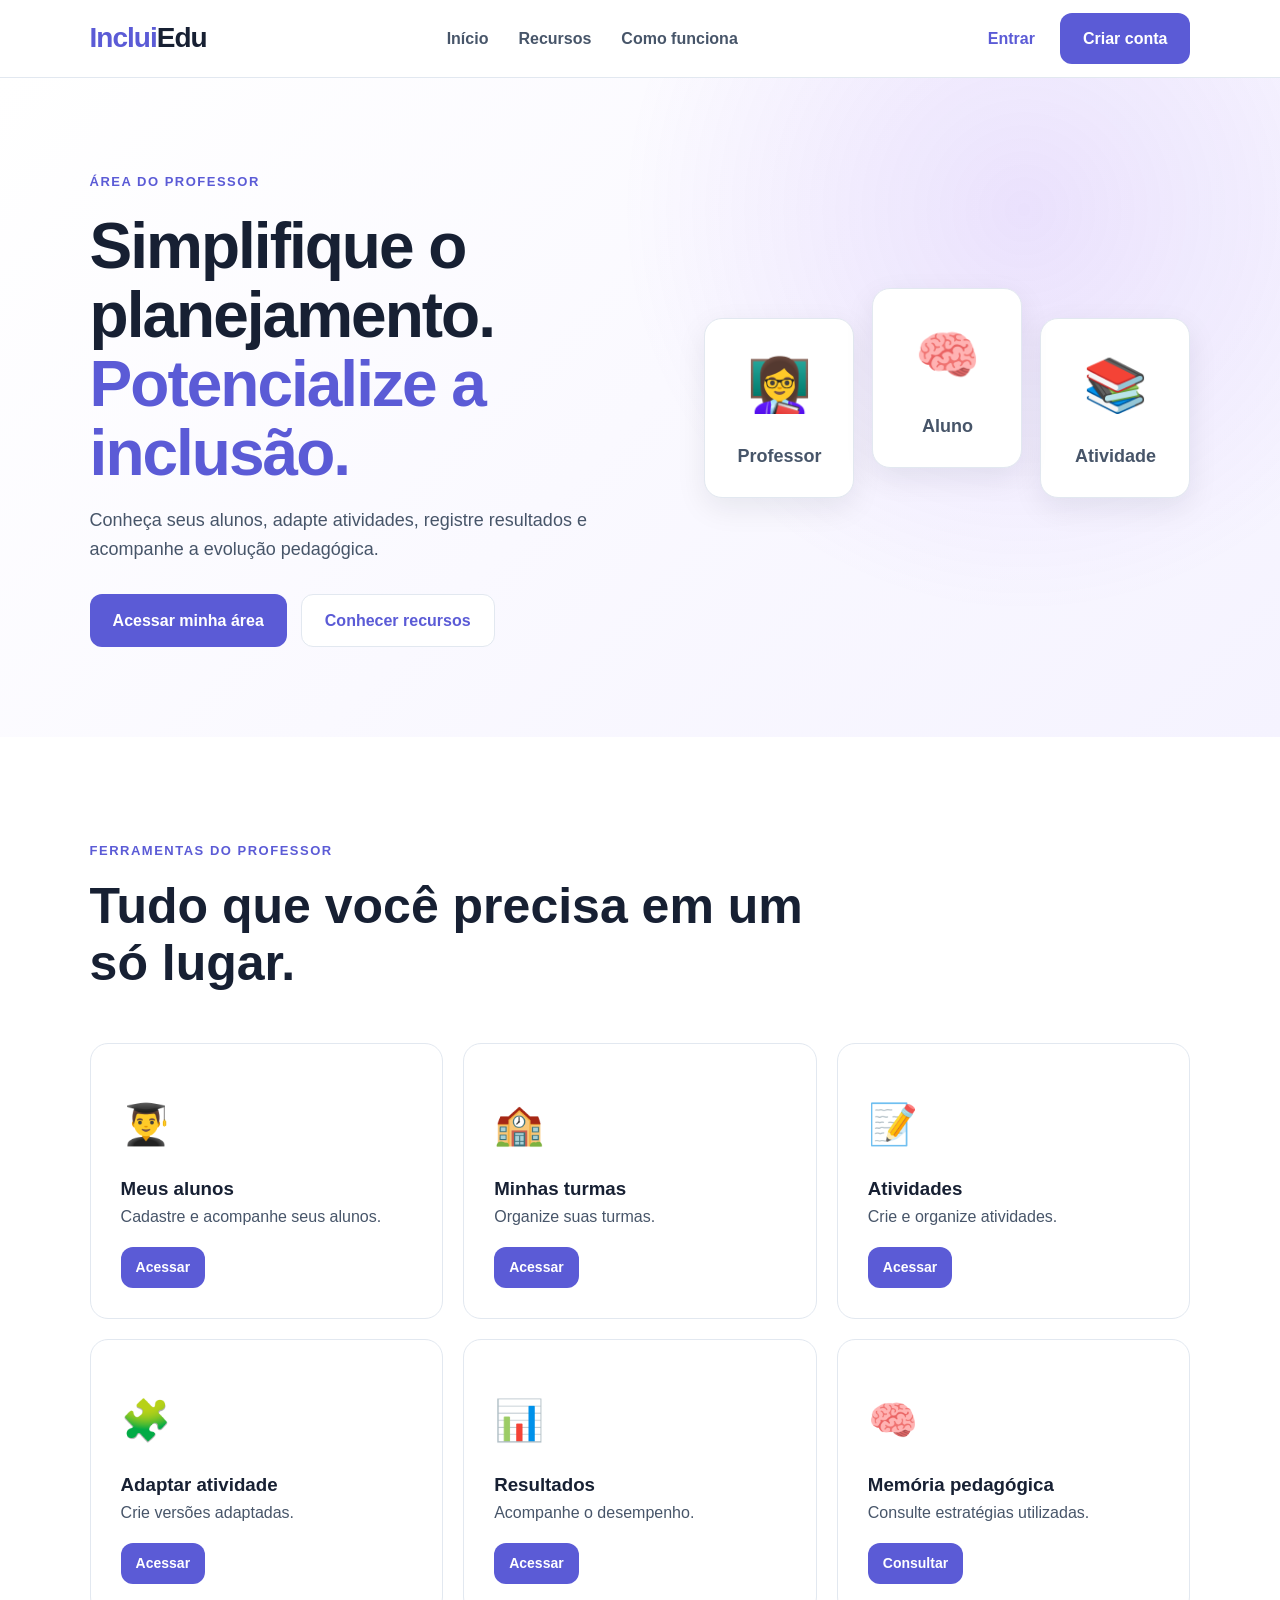
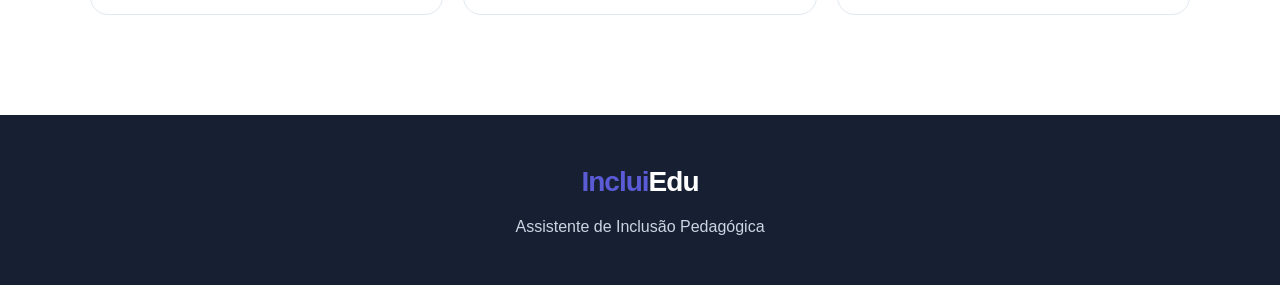
<file: professor.html>
<!DOCTYPE html>
<html lang="pt-BR">

<head>
    <meta charset="UTF-8">
    <meta name="viewport" content="width=device-width, initial-scale=1.0">

    <title>IncluiEdu | Professor</title>

    <link rel="stylesheet" href="style.css">
</head>

<body>

<header>

    <a href="index.html" class="logo">
        <span>Inclui</span>Edu
    </a>

    <nav>
        <a href="index.html">Início</a>
        <a href="#recursos">Recursos</a>
        <a href="#como-funciona">Como funciona</a>
    </nav>

    <div class="acoes">
        <a class="btn-link" href="login.html">Entrar</a>
        <a class="btn" href="cadastro.html">Criar conta</a>
    </div>

</header>


<main>

<section class="hero">

    <div class="hero-texto">

        <span>ÁREA DO PROFESSOR</span>

        <h1>
            Simplifique o planejamento.
            <strong>Potencialize a inclusão.</strong>
        </h1>

        <p>
            Conheça seus alunos, adapte atividades,
            registre resultados e acompanhe a evolução
            pedagógica.
        </p>

        <div class="hero-botoes">

            <a class="btn" href="login.html">
                Acessar minha área
            </a>

            <a class="btn-outline" href="#recursos">
                Conhecer recursos
            </a>

        </div>

    </div>

    <div class="hero-ilustracao">

        <div class="card-ilustracao">
            <div>👩‍🏫</div>
            <p>Professor</p>
        </div>

        <div class="card-ilustracao destaque">
            <div>🧠</div>
            <p>Aluno</p>
        </div>

        <div class="card-ilustracao">
            <div>📚</div>
            <p>Atividade</p>
        </div>

    </div>

</section>


<section id="recursos" class="section">

    <div class="section-header">

        <span>FERRAMENTAS DO PROFESSOR</span>

        <h2>
            Tudo que você precisa em um só lugar.
        </h2>

    </div>

    <div class="recursos-grid">

        <article>
            <div>👨‍🎓</div>
            <h3>Meus alunos</h3>
            <p>
                Cadastre e acompanhe seus alunos.
            </p>
            <a class="btn-small" href="alunos.html">
                Acessar
            </a>
        </article>

        <article>
            <div>🏫</div>
            <h3>Minhas turmas</h3>
            <p>
                Organize suas turmas.
            </p>
            <a class="btn-small" href="dashboard-professor.html">
                Acessar
            </a>
        </article>

        <article>
            <div>📝</div>
            <h3>Atividades</h3>
            <p>
                Crie e organize atividades.
            </p>
            <a class="btn-small" href="atividades.html">
                Acessar
            </a>
        </article>

        <article>
            <div>🧩</div>
            <h3>Adaptar atividade</h3>
            <p>
                Crie versões adaptadas.
            </p>
            <a class="btn-small" href="adaptar-atividade.html">
                Acessar
            </a>
        </article>

        <article>
            <div>📊</div>
            <h3>Resultados</h3>
            <p>
                Acompanhe o desempenho.
            </p>
            <a class="btn-small" href="resultados.html">
                Acessar
            </a>
        </article>

        <article>
            <div>🧠</div>
            <h3>Memória pedagógica</h3>
            <p>
                Consulte estratégias utilizadas.
            </p>
            <a class="btn-small" href="resultados.html">
                Consultar
            </a>
        </article>

    </div>

</section>

</main>

<footer>

    <div class="logo">
        <span>Inclui</span>Edu
    </div>

    <p>
        Assistente de Inclusão Pedagógica
    </p>

</footer>

</body>
</html>
</file>
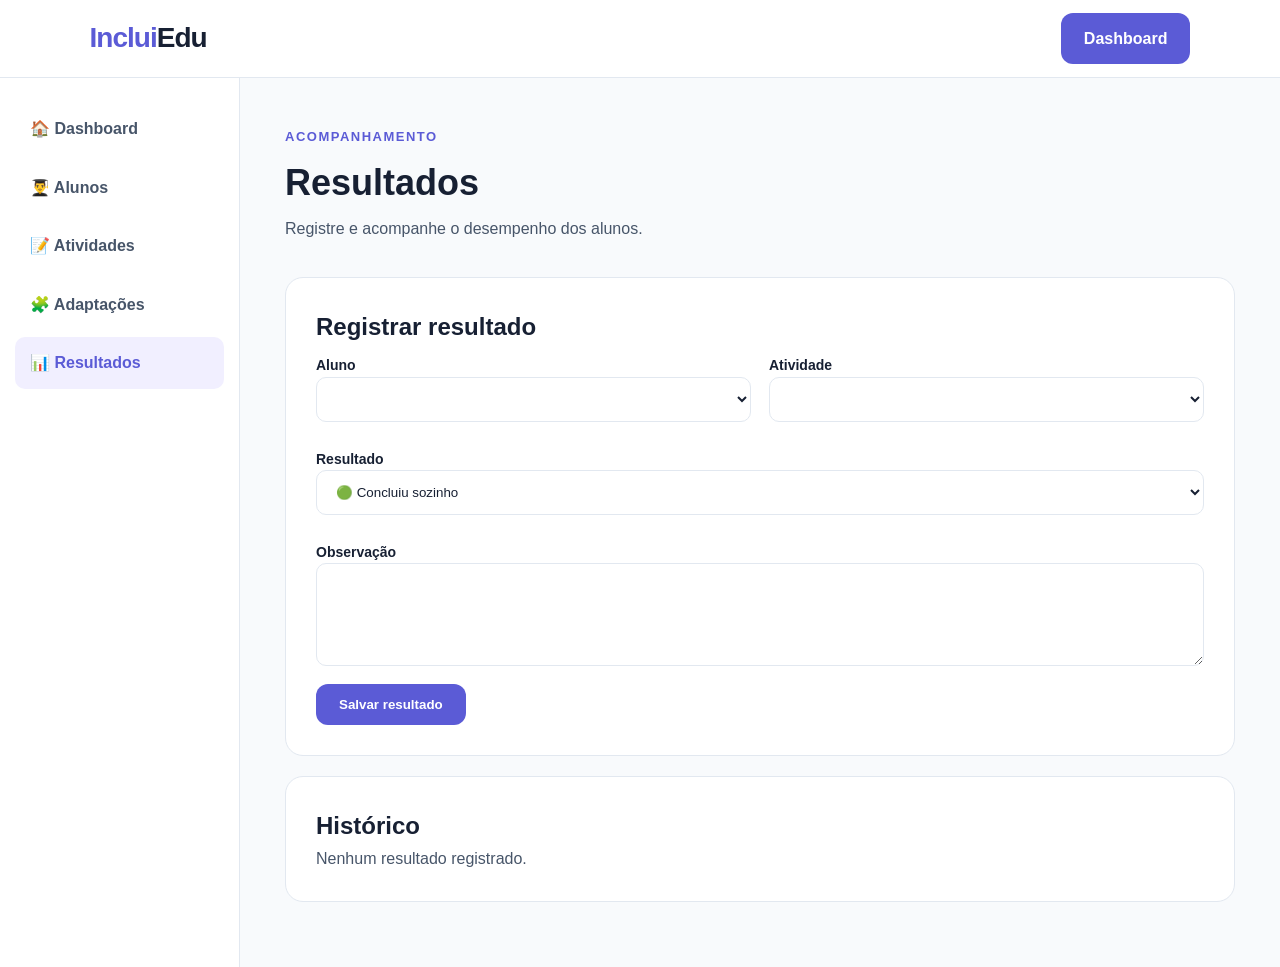
<file: resultados.html>
<!DOCTYPE html>
<html lang="pt-BR">

<head>

    <meta charset="UTF-8">

    <meta name="viewport"
        content="width=device-width, initial-scale=1.0">

    <title>IncluiEdu | Resultados</title>

    <link rel="stylesheet" href="style.css">

</head>

<body>

<header class="dashboard-header">

    <a href="index.html" class="logo">
        <span>Inclui</span>Edu
    </a>

    <a class="btn"
        href="dashboard-professor.html">
        Dashboard
    </a>

</header>


<div class="dashboard">

    <aside class="sidebar">

        <a href="dashboard-professor.html">
            🏠 Dashboard
        </a>

        <a href="alunos.html">
            👨‍🎓 Alunos
        </a>

        <a href="atividades.html">
            📝 Atividades
        </a>

        <a href="adaptar-atividade.html">
            🧩 Adaptações
        </a>

        <a class="ativo"
            href="resultados.html">
            📊 Resultados
        </a>

    </aside>


    <main class="dashboard-content">

        <div class="dashboard-title">

            <div>

                <span>ACOMPANHAMENTO</span>

                <h1>
                    Resultados
                </h1>

                <p>
                    Registre e acompanhe o desempenho
                    dos alunos.
                </p>

            </div>

        </div>


        <section class="dashboard-card">

            <h2>
                Registrar resultado
            </h2>


            <form id="formResultado"
                class="form-grid">

                <div>

                    <label>
                        Aluno
                    </label>

                    <select id="resultadoAluno"
                        required>
                    </select>

                </div>


                <div>

                    <label>
                        Atividade
                    </label>

                    <select id="resultadoAtividade"
                        required>
                    </select>

                </div>


                <div class="form-full">

                    <label>
                        Resultado
                    </label>

                    <select id="resultadoNivel">

                        <option value="independente">
                            🟢 Concluiu sozinho
                        </option>

                        <option value="auxilio">
                            🟡 Concluiu com auxílio
                        </option>

                        <option value="nao-concluiu">
                            🔴 Não conseguiu concluir
                        </option>

                    </select>

                </div>


                <div class="form-full">

                    <label>
                        Observação
                    </label>

                    <textarea
                        id="resultadoObservacao"
                        rows="5"
                        placeholder="Registre suas observações...">
                    </textarea>

                </div>


                <div class="form-full">

                    <button class="btn"
                        type="submit">

                        Salvar resultado

                    </button>

                </div>

            </form>

        </section>


        <section class="dashboard-card">

            <h2>
                Histórico
            </h2>

            <div id="listaResultados">

            </div>

        </section>

    </main>

</div>

<script src="script.js"></script>

</body>
</html>
</file>
<file: style.css>
* {
    margin: 0;
    padding: 0;
    box-sizing: border-box;
}

:root {
    --primary: #5b5bd6;
    --primary-dark: #4545b8;
    --secondary: #7c3aed;
    --accent: #14b8a6;
    --dark: #172033;
    --text: #475569;
    --light: #f8fafc;
    --white: #ffffff;
    --border: #e2e8f0;
    --success: #16a34a;
    --warning: #d97706;
    --danger: #dc2626;
    --radius: 18px;
    --shadow: 0 10px 30px rgba(15,23,42,.08);
}

html {
    scroll-behavior: smooth;
}

body {
    font-family: Arial, Helvetica, sans-serif;
    background: var(--light);
    color: var(--dark);
    line-height: 1.6;
}

a {
    text-decoration: none;
    color: inherit;
}

button,
input,
textarea,
select {
    font-family: inherit;
}

button {
    border: 0;
    cursor: pointer;
}

.logo {
    font-size: 28px;
    font-weight: 800;
    letter-spacing: -1px;
}

.logo span {
    color: var(--primary);
}

header {
    min-height: 78px;
    padding: 0 7%;
    background: rgba(255,255,255,.96);
    border-bottom: 1px solid var(--border);
    display: flex;
    align-items: center;
    justify-content: space-between;
    gap: 25px;
    position: sticky;
    top: 0;
    z-index: 1000;
}

nav {
    display: flex;
    gap: 30px;
}

nav a {
    color: var(--text);
    font-weight: 600;
}

nav a:hover {
    color: var(--primary);
}

.acoes {
    display: flex;
    align-items: center;
    gap: 15px;
}

.btn,
.btn-outline,
.btn-white,
.btn-small,
.btn-link {
    display: inline-flex;
    align-items: center;
    justify-content: center;
    border-radius: 12px;
    font-weight: 700;
    transition: .25s;
}

.btn {
    padding: 13px 23px;
    background: var(--primary);
    color: white;
}

.btn:hover {
    background: var(--primary-dark);
    transform: translateY(-2px);
}

.btn-outline {
    padding: 13px 23px;
    color: var(--primary);
    border: 1px solid var(--border);
    background: white;
}

.btn-white {
    padding: 14px 26px;
    background: white;
    color: var(--primary);
}

.btn-small {
    margin-top: 18px;
    padding: 9px 15px;
    background: var(--primary);
    color: white;
    font-size: 14px;
}

.btn-link {
    color: var(--primary);
    padding: 10px;
}

/* HERO */

.hero {
    min-height: 650px;
    padding: 90px 7%;
    display: grid;
    grid-template-columns: 1.1fr .9fr;
    align-items: center;
    gap: 60px;
    background:
        radial-gradient(circle at 80% 20%,rgba(124,58,237,.12),transparent 35%),
        linear-gradient(135deg,#fff,#f5f3ff);
}

.hero-texto > span,
.section-header > span,
.impacto > span,
.dashboard-title > div > span,
.login-label {
    color: var(--primary);
    font-size: 13px;
    font-weight: 800;
    letter-spacing: 1.5px;
}

.hero h1 {
    max-width: 750px;
    margin: 18px 0;
    font-size: clamp(42px,5vw,68px);
    line-height: 1.08;
    letter-spacing: -2px;
}

.hero h1 strong {
    color: var(--primary);
}

.hero p {
    max-width: 650px;
    color: var(--text);
    font-size: 18px;
}

.hero-botoes {
    display: flex;
    gap: 14px;
    margin-top: 30px;
    flex-wrap: wrap;
}

.hero-ilustracao {
    display: flex;
    justify-content: center;
    align-items: center;
    gap: 18px;
}

.card-ilustracao {
    width: 150px;
    min-height: 180px;
    padding: 25px 15px;
    background: white;
    border: 1px solid var(--border);
    border-radius: var(--radius);
    box-shadow: var(--shadow);
    display: flex;
    flex-direction: column;
    align-items: center;
    justify-content: center;
    text-align: center;
    transition: .25s;
}

.card-ilustracao:hover {
    transform: translateY(-7px);
}

.card-ilustracao.destaque {
    transform: translateY(-30px);
}

.card-ilustracao div {
    font-size: 52px;
    margin-bottom: 15px;
}

.card-ilustracao p {
    font-weight: 700;
}

/* SEÇÕES */

.section {
    padding: 100px 7%;
    background: white;
}

.cinza {
    background: var(--light);
}

.section-header {
    max-width: 720px;
    margin-bottom: 50px;
}

.section-header h2,
.impacto h2,
.cta h2 {
    font-size: clamp(32px,4vw,50px);
    line-height: 1.15;
    margin: 15px 0;
}

.section-header p {
    color: var(--text);
    font-size: 17px;
}

.etapas,
.recursos-grid {
    display: grid;
    grid-template-columns: repeat(4,1fr);
    gap: 20px;
}

.recursos-grid {
    grid-template-columns: repeat(3,1fr);
}

.etapas article,
.recursos-grid article {
    padding: 30px;
    background: white;
    border: 1px solid var(--border);
    border-radius: var(--radius);
    transition: .25s;
}

.etapas article:hover,
.recursos-grid article:hover {
    transform: translateY(-5px);
    box-shadow: var(--shadow);
}

.etapas article > span {
    color: var(--primary);
    font-weight: 800;
}

.etapas article > div,
.recursos-grid article > div {
    font-size: 40px;
    margin: 18px 0;
}

.recursos-grid article p,
.etapas article p {
    color: var(--text);
}

.impacto {
    padding: 110px 7%;
    text-align: center;
    background: linear-gradient(135deg,#f5f3ff,#ecfeff);
}

.impacto h2 {
    max-width: 850px;
    margin: 15px auto;
}

.impacto p {
    max-width: 650px;
    margin: auto;
    color: var(--text);
    font-size: 18px;
}

.cta {
    padding: 100px 7%;
    text-align: center;
    background: var(--primary);
    color: white;
}

.cta h2 {
    max-width: 750px;
    margin: auto;
}

.cta p {
    margin: 20px 0 30px;
}

/* FOOTER */

footer {
    padding: 45px 7%;
    background: var(--dark);
    color: white;
    text-align: center;
}

footer p {
    color: #cbd5e1;
    margin-top: 10px;
}

/* LOGIN */

.pagina-login {
    min-height: 100vh;
    display: flex;
    justify-content: center;
    align-items: center;
    background: linear-gradient(135deg,#f5f3ff,#f8fafc);
}

.login-container {
    width: 100%;
    max-width: 480px;
    padding: 25px;
}

.login-container > .logo {
    display: block;
    text-align: center;
    margin-bottom: 30px;
}

.login-card {
    background: white;
    padding: 40px;
    border: 1px solid var(--border);
    border-radius: 24px;
    box-shadow: var(--shadow);
}

.login-card h1 {
    font-size: 32px;
    margin: 10px 0;
}

.login-card > p {
    color: var(--text);
    margin-bottom: 25px;
}

form {
    display: flex;
    flex-direction: column;
    gap: 10px;
}

label {
    font-weight: 700;
    font-size: 14px;
    margin-top: 8px;
}

input,
textarea,
select {
    width: 100%;
    padding: 13px 15px;
    border: 1px solid var(--border);
    border-radius: 10px;
    outline: none;
    background: white;
    color: var(--dark);
}

input:focus,
textarea:focus,
select:focus {
    border-color: var(--primary);
    box-shadow: 0 0 0 3px rgba(91,91,214,.12);
}

.btn-full {
    width: 100%;
    margin-top: 15px;
}

.login-footer {
    margin-top: 25px;
    text-align: center;
    display: flex;
    justify-content: center;
    gap: 6px;
    font-size: 14px;
}

.login-footer a {
    color: var(--primary);
    font-weight: 700;
}

.mensagem {
    margin-top: 15px;
    text-align: center;
    font-weight: 700;
}

/* DASHBOARD */

.dashboard-header {
    position: sticky;
    top: 0;
}

.usuario-menu {
    display: flex;
    align-items: center;
    gap: 20px;
}

.usuario-menu button,
.dashboard-header button {
    padding: 8px 14px;
    border-radius: 8px;
    background: #f1f5f9;
}

.dashboard {
    min-height: calc(100vh - 78px);
    display: flex;
}

.sidebar {
    width: 240px;
    flex-shrink: 0;
    background: white;
    border-right: 1px solid var(--border);
    padding: 25px 15px;
}

.sidebar a {
    display: block;
    padding: 13px 15px;
    margin-bottom: 7px;
    border-radius: 10px;
    color: var(--text);
    font-weight: 600;
}

.sidebar a:hover,
.sidebar a.ativo {
    background: #f1efff;
    color: var(--primary);
}

.dashboard-content {
    width: 100%;
    padding: 45px;
}

.dashboard-title {
    display: flex;
    justify-content: space-between;
    align-items: center;
    margin-bottom: 35px;
    gap: 20px;
}

.dashboard-title h1 {
    font-size: 36px;
    margin: 5px 0;
}

.dashboard-title p {
    color: var(--text);
}

.stats {
    display: grid;
    grid-template-columns: repeat(4,1fr);
    gap: 18px;
    margin-bottom: 25px;
}

.stat-card {
    padding: 22px;
    background: white;
    border: 1px solid var(--border);
    border-radius: var(--radius);
    display: flex;
    gap: 15px;
    align-items: center;
}

.stat-card > span {
    font-size: 30px;
}

.stat-card small {
    display: block;
    color: var(--text);
}

.stat-card strong {
    display: block;
    font-size: 28px;
}

.dashboard-grid {
    display: grid;
    grid-template-columns: 1fr 1fr;
    gap: 20px;
}

.dashboard-card {
    background: white;
    border: 1px solid var(--border);
    border-radius: var(--radius);
    padding: 30px;
    margin-bottom: 20px;
}

.card-header {
    display: flex;
    justify-content: space-between;
    align-items: center;
    margin-bottom: 25px;
}

.card-header a {
    color: var(--primary);
    font-weight: 700;
}

.quick-actions {
    display: grid;
    grid-template-columns: 1fr 1fr;
    gap: 12px;
}

.quick-actions a {
    padding: 18px;
    border: 1px solid var(--border);
    border-radius: 12px;
    display: flex;
    align-items: center;
    gap: 10px;
    font-weight: 700;
}

.quick-actions a:hover {
    border-color: var(--primary);
    color: var(--primary);
}

.empty {
    color: var(--text);
}

/* FORMULÁRIOS */

.form-page {
    max-width: 1000px;
    margin: 50px auto;
    padding: 20px;
}

.form-grid {
    display: grid;
    grid-template-columns: 1fr 1fr;
    gap: 18px;
}

.form-grid > div {
    display: flex;
    flex-direction: column;
}

.form-full {
    grid-column: 1 / -1;
}

.form-grid button {
    align-self: flex-start;
}

/* PERFIL */

.perfil-container {
    max-width: 1000px;
    margin: 50px auto;
    padding: 20px;
}

/* ALUNO */

.dashboard-aluno {
    max-width: 1100px;
    margin: auto;
    padding: 60px 25px;
}

.aluno-boas-vindas {
    margin-bottom: 40px;
}

.aluno-boas-vindas span {
    color: var(--primary);
    font-size: 13px;
    font-weight: 800;
}

.aluno-boas-vindas h1 {
    font-size: 42px;
    margin: 10px 0;
}

.aluno-boas-vindas p {
    color: var(--text);
}

.atividade-aluno-grid {
    display: grid;
    grid-template-columns: repeat(3,1fr);
    gap: 20px;
}

.atividade-container {
    max-width: 900px;
    margin: 50px auto;
    padding: 20px;
}

/* RESPONSIVO */

@media (max-width: 1000px) {

    header {
        padding: 0 4%;
    }

    header nav {
        display: none;
    }

    .hero {
        grid-template-columns: 1fr;
        text-align: center;
    }

    .hero-texto {
        display: flex;
        flex-direction: column;
        align-items: center;
    }

    .etapas {
        grid-template-columns: repeat(2,1fr);
    }

    .recursos-grid {
        grid-template-columns: repeat(2,1fr);
    }

    .stats {
        grid-template-columns: repeat(2,1fr);
    }
}

@media (max-width: 700px) {

    header {
        min-height: 70px;
    }

    .acoes .btn-link {
        display: none;
    }

    .hero {
        padding: 60px 20px;
    }

    .hero h1 {
        font-size: 40px;
    }

    .hero-ilustracao {
        gap: 8px;
    }

    .card-ilustracao {
        width: 105px;
        min-height: 140px;
    }

    .card-ilustracao div {
        font-size: 38px;
    }

    .etapas,
    .recursos-grid,
    .stats,
    .dashboard-grid,
    .atividade-aluno-grid {
        grid-template-columns: 1fr;
    }

    .dashboard {
        display: block;
    }

    .sidebar {
        width: 100%;
        border-right: 0;
        border-bottom: 1px solid var(--border);
    }

    .sidebar a {
        display: inline-block;
    }

    .dashboard-content {
        padding: 25px 15px;
    }

    .dashboard-title {
        flex-direction: column;
        align-items: flex-start;
    }

    .form-grid {
        grid-template-columns: 1fr;
    }

    .form-full {
        grid-column: auto;
    }

    .quick-actions {
        grid-template-columns: 1fr;
    }

    .login-card {
        padding: 25px;
    }
}

@media (prefers-reduced-motion: reduce) {

    *,
    *::before,
    *::after {
        transition: none !important;
        animation: none !important;
    }
}
</file>
